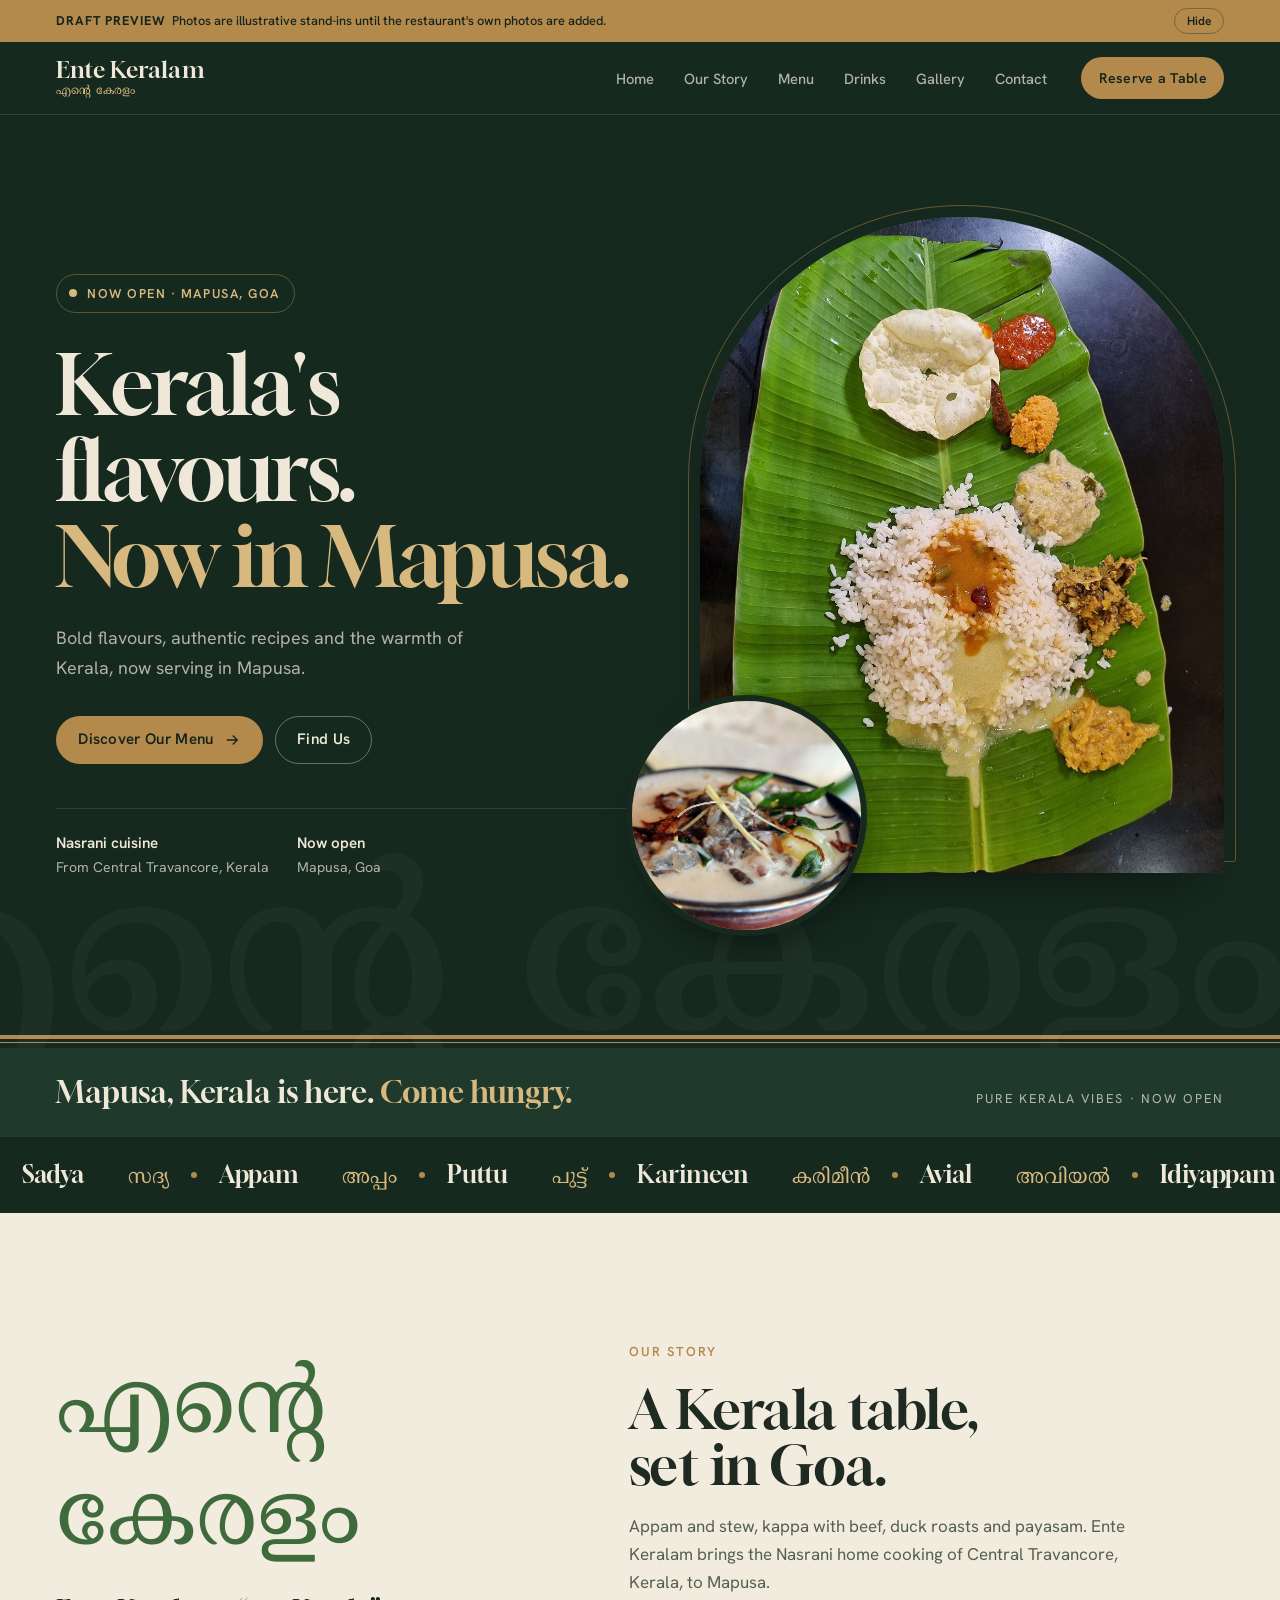
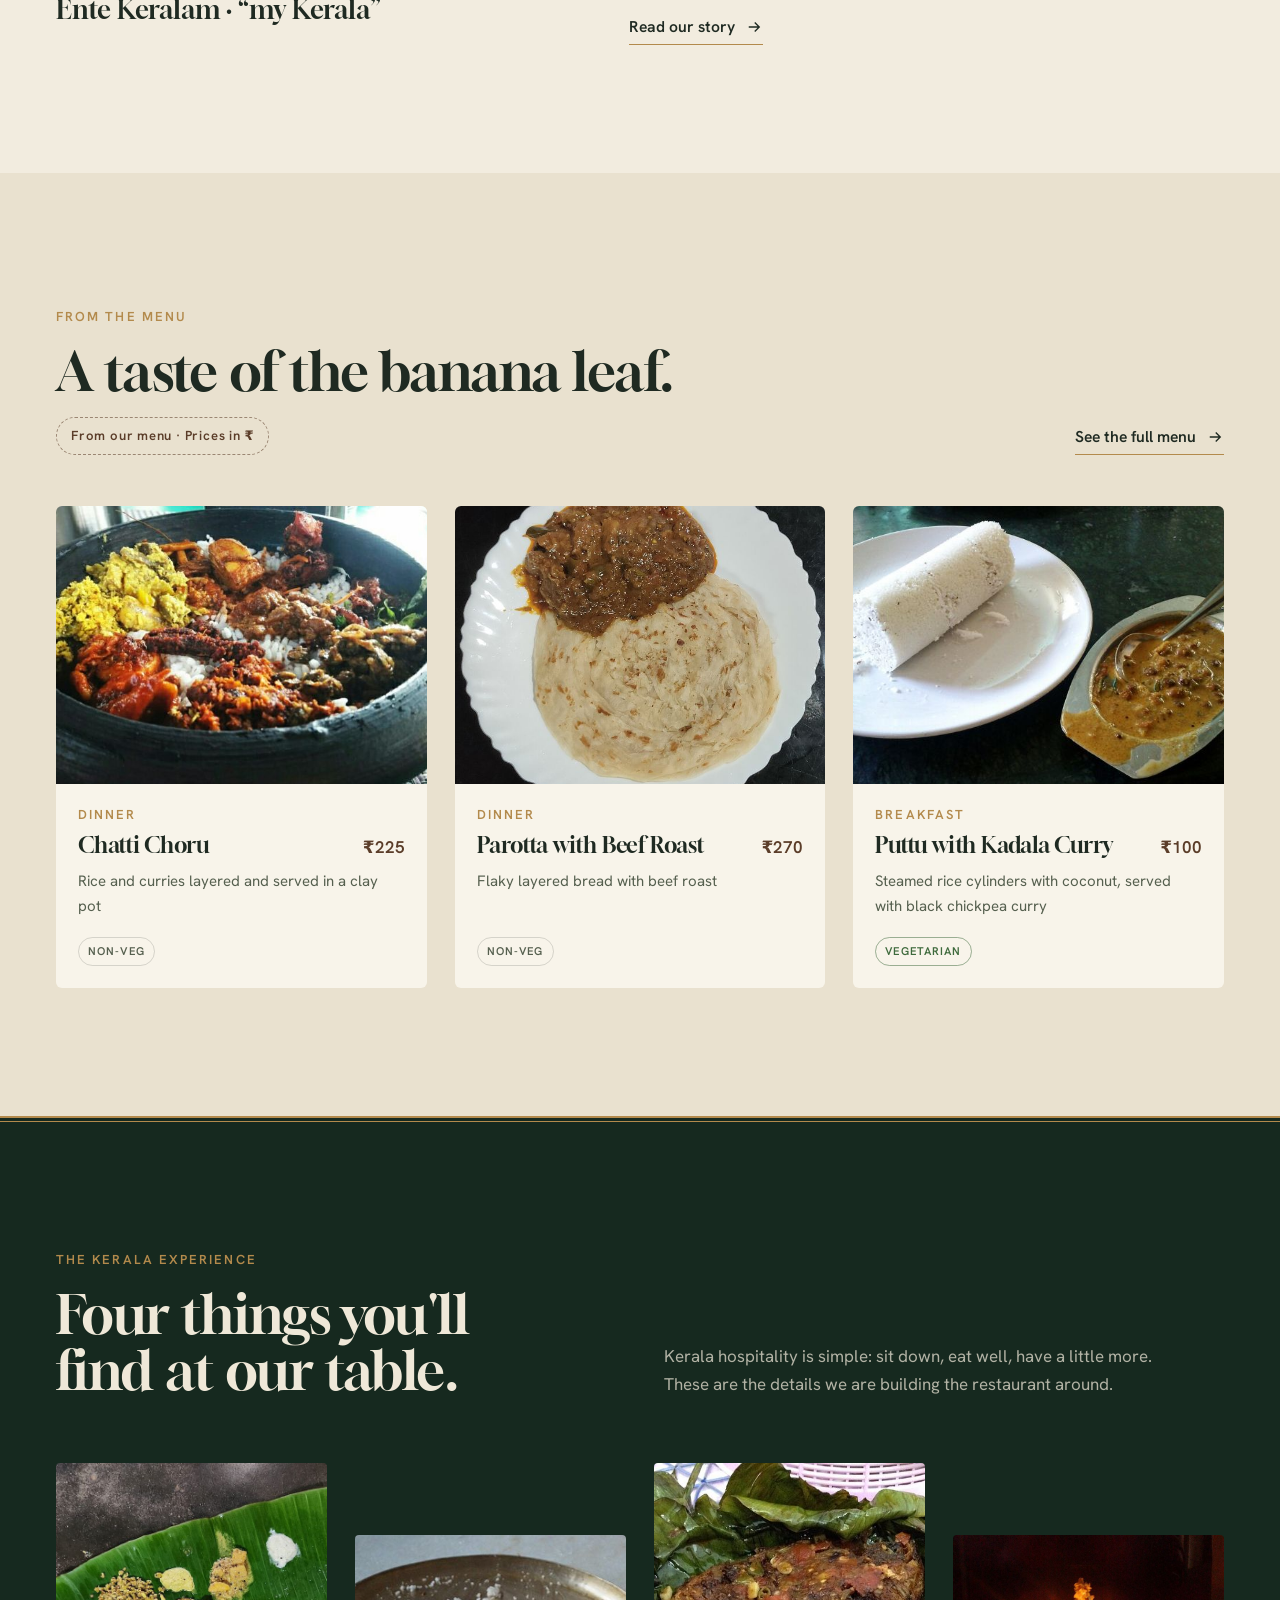
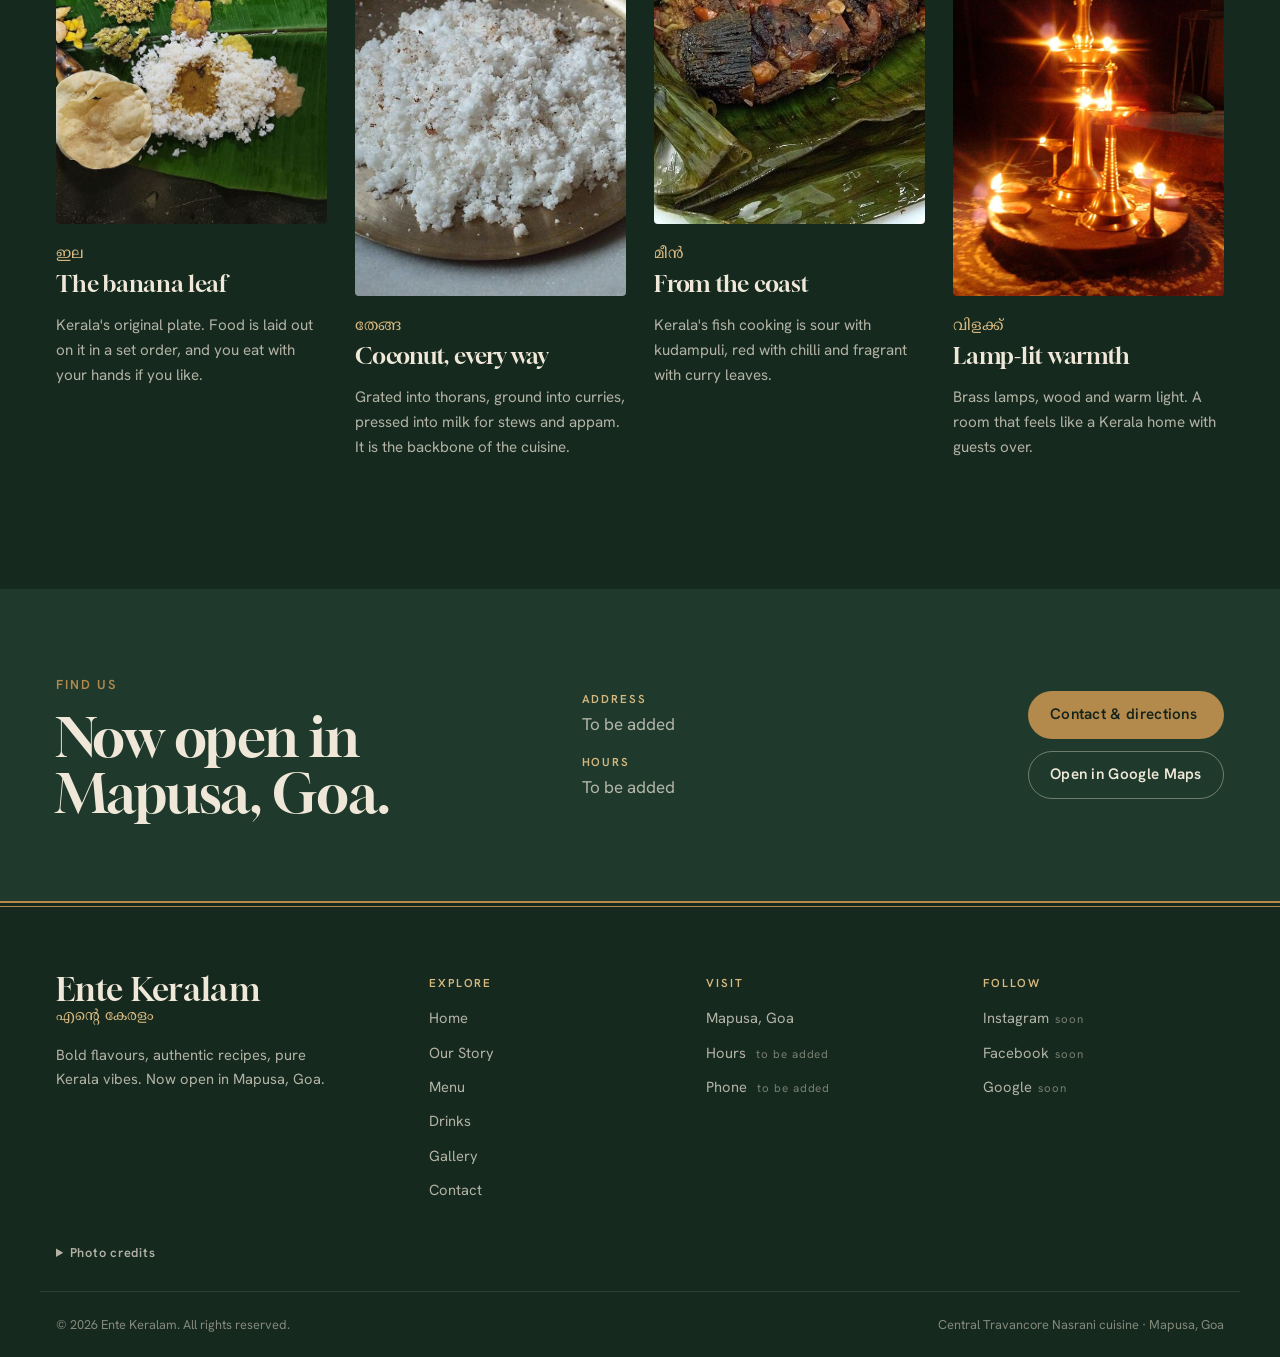
<file: index.html>
<!doctype html>
<html lang="en">
<head>
<meta charset="utf-8">
<meta name="viewport" content="width=device-width, initial-scale=1, viewport-fit=cover">
<title>Ente Keralam</title>
<meta name="description" content="Ente Keralam is a Central Travancore Nasrani restaurant, now open in Mapusa, Goa. Bold flavours, authentic recipes and the warmth of Kerala.">
<meta property="og:title" content="Ente Keralam">
<meta property="og:description" content="Ente Keralam is a Central Travancore Nasrani restaurant, now open in Mapusa, Goa. Bold flavours, authentic recipes and the warmth of Kerala.">
<meta property="og:type" content="website">
<meta name="theme-color" content="#16291f">
<script type="application/ld+json">
{"@context":"https://schema.org","@type":"Restaurant","name":"Ente Keralam","servesCuisine":"Kerala","address":{"@type":"PostalAddress","addressLocality":"Mapusa","addressRegion":"Goa","addressCountry":"IN"}}
</script>
<link rel="icon" href="data:image/svg+xml,%3Csvg xmlns='http://www.w3.org/2000/svg' viewBox='0 0 64 64'%3E%3Crect width='64' height='64' rx='14' fill='%2316291f'/%3E%3Cpath d='M32 12c5 7 8 12 8 17a8 8 0 0 1-16 0c0-5 3-10 8-17z' fill='%23d7b97f'/%3E%3Crect x='18' y='44' width='28' height='4' rx='2' fill='%23b38a4c'/%3E%3Crect x='24' y='50' width='16' height='3' rx='1.5' fill='%23b38a4c'/%3E%3C/svg%3E">
<link rel="preconnect" href="https://fonts.googleapis.com">
<link rel="preconnect" href="https://fonts.gstatic.com" crossorigin>
<link rel="stylesheet" href="https://fonts.googleapis.com/css2?family=Gloock&family=Hanken+Grotesk:ital,wght@0,400;0,500;0,600;1,400&family=Noto+Serif+Malayalam:wght@400;600&display=swap">

<link rel="stylesheet" href="assets/css/styles.css">
</head>
<body>
<a class="skip" href="#main">Skip to content</a>

<div class="draft-bar" id="draft-bar" hidden>
  <div class="wrap">
    <p><b>Draft preview</b>Photos are illustrative stand-ins until the restaurant's own photos are added.</p>
    <button type="button" id="draft-close">Hide</button>
  </div>
</div>

<header class="site-header">
  <nav class="wrap nav" aria-label="Main">
    <a class="brand" href="index.html" aria-label="Ente Keralam, home">
      <span class="brand-en">Ente Keralam</span>
      <span class="brand-ml" lang="ml">എന്റെ കേരളം</span>
    </a>
    <button class="menu-toggle" type="button" aria-expanded="false" aria-controls="nav-panel" aria-label="Open menu"><span></span></button>
    <div class="nav-panel" id="nav-panel">
      <ul class="nav-links">
        <li><a href="index.html" aria-current="page">Home</a></li>
        <li><a href="story.html">Our Story</a></li>
        <li><a href="menu.html">Menu</a></li>
        <li><a href="drinks.html">Drinks</a></li>
        <li><a href="gallery.html">Gallery</a></li>
        <li><a href="contact.html">Contact</a></li>
      </ul>
      <a class="btn btn-brass nav-cta js-reserve" href="contact.html">Reserve a Table</a>
    </div>
  </nav>
</header>

<main id="main">

<!-- ================= HERO ================= -->
<section class="hero" id="home" aria-labelledby="hero-title">
  <div class="wrap hero-grid">
    <div class="hero-copy">
      <span class="status"><i class="flame" aria-hidden="true"></i>Now open · Mapusa, Goa</span>
      <h1 id="hero-title">Kerala's flavours. <em>Now in Mapusa.</em></h1>
      <p class="hero-lede">Bold flavours, authentic recipes and the warmth of Kerala, now serving in Mapusa.</p>
      <div class="hero-ctas">
        <a class="btn btn-brass" href="menu.html">Discover Our Menu
          <svg viewBox="0 0 24 24" fill="none" stroke="currentColor" stroke-width="1.8" aria-hidden="true"><path d="M5 12h14M13 6l6 6-6 6"/></svg></a>
        <a class="btn btn-ghost" href="contact.html">Find Us</a>
      </div>
      <div class="hero-note">
        <div><strong>Nasrani cuisine</strong>From Central Travancore, Kerala</div>
        <div><strong>Now open</strong>Mapusa, Goa</div>
      </div>
    </div>
    <div class="hero-art" aria-hidden="false">
      <span class="arch-line" aria-hidden="true"></span>
      <figure class="photo main t-leaf" data-photo="hero" style="--lx:40%;--ly:30%;margin:0"></figure>
      <figure class="photo inset t-curry" data-photo="heroInset" style="margin:0"></figure>
    </div>
  </div>
  <div class="hero-ml" aria-hidden="true" lang="ml">എന്റെ കേരളം</div>
  <div class="kasavu" aria-hidden="true"></div>
</section>

<!-- Welcome line -->
<div class="band" role="note">
  <div class="wrap">
    <p>Mapusa, Kerala is here. <span>Come hungry.</span></p>
    <small>Pure Kerala vibes · Now open</small>
  </div>
</div>
<div class="marquee" aria-label="Kerala dishes">
  <div class="marquee-track">
    <div class="marquee-group"><span>Sadya</span><span class="ml" lang="ml">സദ്യ</span><i></i><span>Appam</span><span class="ml" lang="ml">അപ്പം</span><i></i><span>Puttu</span><span class="ml" lang="ml">പുട്ട്</span><i></i><span>Karimeen</span><span class="ml" lang="ml">കരിമീൻ</span><i></i><span>Avial</span><span class="ml" lang="ml">അവിയൽ</span><i></i><span>Idiyappam</span><span class="ml" lang="ml">ഇടിയപ്പം</span><i></i><span>Erissery</span><span class="ml" lang="ml">എരിശ്ശേരി</span><i></i><span>Payasam</span><span class="ml" lang="ml">പായസം</span><i></i><span>Unniyappam</span><span class="ml" lang="ml">ഉണ്ണിയപ്പം</span><i></i></div>
    <div class="marquee-group" aria-hidden="true"><span>Sadya</span><span class="ml" lang="ml">സദ്യ</span><i></i><span>Appam</span><span class="ml" lang="ml">അപ്പം</span><i></i><span>Puttu</span><span class="ml" lang="ml">പുട്ട്</span><i></i><span>Karimeen</span><span class="ml" lang="ml">കരിമീൻ</span><i></i><span>Avial</span><span class="ml" lang="ml">അവിയൽ</span><i></i><span>Idiyappam</span><span class="ml" lang="ml">ഇടിയപ്പം</span><i></i><span>Erissery</span><span class="ml" lang="ml">എരിശ്ശേരി</span><i></i><span>Payasam</span><span class="ml" lang="ml">പായസം</span><i></i><span>Unniyappam</span><span class="ml" lang="ml">ഉണ്ണിയപ്പം</span><i></i></div>
  </div>
</div>

<!-- ================= INTRO ================= -->
<section class="section" aria-labelledby="intro-title">
  <div class="wrap intro-grid">
    <div class="intro-name reveal">
      <span class="ml" lang="ml">എന്റെ കേരളം</span>
      <span class="gloss">Ente Keralam · “my Kerala”</span>
    </div>
    <div class="intro-copy reveal">
      <span class="eyebrow">Our Story</span>
      <h2 id="intro-title">A Kerala table, set in Goa.</h2>
      <p>Appam and stew, kappa with beef, duck roasts and payasam. Ente Keralam brings the Nasrani home cooking of Central Travancore, Kerala, to Mapusa.</p>
      <a class="text-link" href="story.html">Read our story <svg viewBox="0 0 24 24" fill="none" stroke="currentColor" stroke-width="1.8" aria-hidden="true"><path d="M5 12h14M13 6l6 6-6 6"/></svg></a>
    </div>
  </div>
</section>

<!-- ================= MENU PREVIEW ================= -->
<section class="section menu" aria-labelledby="preview-title">
  <div class="wrap">
    <div class="preview-head reveal">
      <div>
        <span class="eyebrow">From the menu</span>
        <h2 id="preview-title">A taste of the banana leaf.</h2>
        <span class="notice">From our menu · Prices in ₹</span>
      </div>
      <a class="text-link" href="menu.html">See the full menu <svg viewBox="0 0 24 24" fill="none" stroke="currentColor" stroke-width="1.8" aria-hidden="true"><path d="M5 12h14M13 6l6 6-6 6"/></svg></a>
    </div>
    <div class="dish-grid" id="menu-preview"></div>
  </div>
</section>

<!-- ================= EXPERIENCE ================= -->
<section class="section exp" id="experience" aria-labelledby="exp-title">
  <div class="kasavu thin" aria-hidden="true" style="position:absolute;top:0;left:0;right:0"></div>
  <div class="wrap">
    <div class="section-head reveal">
      <div>
        <span class="eyebrow">The Kerala Experience</span>
        <h2 id="exp-title">Four things you'll find at our table.</h2>
      </div>
      <p>Kerala hospitality is simple: sit down, eat well, have a little more. These are the details we are building the restaurant around.</p>
    </div>
    <div class="exp-grid">
      <article class="exp-item reveal">
        <figure class="photo t-leaf" data-photo="expLeaf" style="margin:0"></figure>
        <div><span class="ml" lang="ml">ഇല</span><h3>The banana leaf</h3></div>
        <p>Kerala's original plate. Food is laid out on it in a set order, and you eat with your hands if you like.</p>
      </article>
      <article class="exp-item reveal">
        <figure class="photo t-rice" data-photo="expCoconut" style="margin:0"></figure>
        <div><span class="ml" lang="ml">തേങ്ങ</span><h3>Coconut, every way</h3></div>
        <p>Grated into thorans, ground into curries, pressed into milk for stews and appam. It is the backbone of the cuisine.</p>
      </article>
      <article class="exp-item reveal">
        <figure class="photo t-sea" data-photo="expCoast" style="margin:0"></figure>
        <div><span class="ml" lang="ml">മീൻ</span><h3>From the coast</h3></div>
        <p>Kerala's fish cooking is sour with kudampuli, red with chilli and fragrant with curry leaves.</p>
      </article>
      <article class="exp-item reveal">
        <figure class="photo t-brass" data-photo="expLamp" style="margin:0"></figure>
        <div><span class="ml" lang="ml">വിളക്ക്</span><h3>Lamp-lit warmth</h3></div>
        <p>Brass lamps, wood and warm light. A room that feels like a Kerala home with guests over.</p>
      </article>
    </div>
  </div>
</section>

<!-- ================= VISIT ================= -->
<section class="visit" aria-labelledby="visit-title">
  <div class="wrap">
    <div>
      <span class="eyebrow">Find Us</span>
      <h2 id="visit-title">Now open in Mapusa, Goa.</h2>
    </div>
    <dl>
      <div><dt>Address</dt><dd data-site="address"></dd></div>
      <div><dt>Hours</dt><dd data-site="hours"></dd></div>
    </dl>
    <div class="visit-ctas">
      <a class="btn btn-brass" href="contact.html">Contact &amp; directions</a>
      <a class="btn btn-ghost js-maps" href="contact.html" target="_blank" rel="noopener">Open in Google Maps</a>
    </div>
  </div>
</section>

</main>

<nav class="action-bar" aria-label="Quick actions">
  <a href="menu.html"><svg viewBox="0 0 24 24" fill="none" stroke="currentColor" stroke-width="1.7" aria-hidden="true"><path d="M5 4h14v16H5zM9 8h6M9 12h6M9 16h4"/></svg>Menu</a>
  <a id="ab-maps" href="contact.html" target="_blank" rel="noopener"><svg viewBox="0 0 24 24" fill="none" stroke="currentColor" stroke-width="1.7" aria-hidden="true"><path d="M12 21s7-6.2 7-12a7 7 0 0 0-14 0c0 5.8 7 12 7 12z"/><circle cx="12" cy="9" r="2.5"/></svg>Directions</a>
  <a id="ab-reserve" class="primary" href="contact.html"><svg viewBox="0 0 24 24" fill="none" stroke="currentColor" stroke-width="1.7" aria-hidden="true"><path d="M7 3v3M17 3v3M4 8h16M5 5h14v15H5z"/></svg>Reserve</a>
</nav>

<!-- ================= FOOTER ================= -->
<footer class="footer">
  <div class="kasavu thin" aria-hidden="true"></div>
  <div class="wrap footer-grid">
    <div class="footer-brand">
      <span class="brand"><span class="brand-en">Ente Keralam</span><span class="brand-ml" lang="ml">എന്റെ കേരളം</span></span>
      <p class="tagline">Bold flavours, authentic recipes, pure Kerala vibes. Now open in Mapusa, Goa.</p>
    </div>
    <div>
      <h4>Explore</h4>
      <ul>
        <li><a href="index.html">Home</a></li>
        <li><a href="story.html">Our Story</a></li>
        <li><a href="menu.html">Menu</a></li>
        <li><a href="drinks.html">Drinks</a></li>
        <li><a href="gallery.html">Gallery</a></li>
        <li><a href="contact.html">Contact</a></li>
      </ul>
    </div>
    <div>
      <h4>Visit</h4>
      <ul>
        <li>Mapusa, Goa</li>
        <li data-site="hoursShort"></li>
        <li data-site="phoneShort"></li>
      </ul>
    </div>
    <div>
      <h4>Follow</h4>
      <ul id="social-list"></ul>
    </div>
  </div>
  <div class="wrap">
    <details class="credits">
      <summary>Photo credits</summary>
      <p>Photographs from Wikimedia Commons, used under the licences shown. They illustrate Kerala cuisine and are not photographs of Ente Keralam's own food or premises.</p>
      <ul id="credits-list"></ul>
    </details>
  </div>
  <div class="wrap footer-base">
    <span>© <span id="year"></span> Ente Keralam. All rights reserved.</span>
    <span>Central Travancore Nasrani cuisine · Mapusa, Goa</span>
  </div>
</footer>

<script src="assets/js/content.js"></script>
<script src="assets/js/main.js"></script>
</body>
</html>
</file>
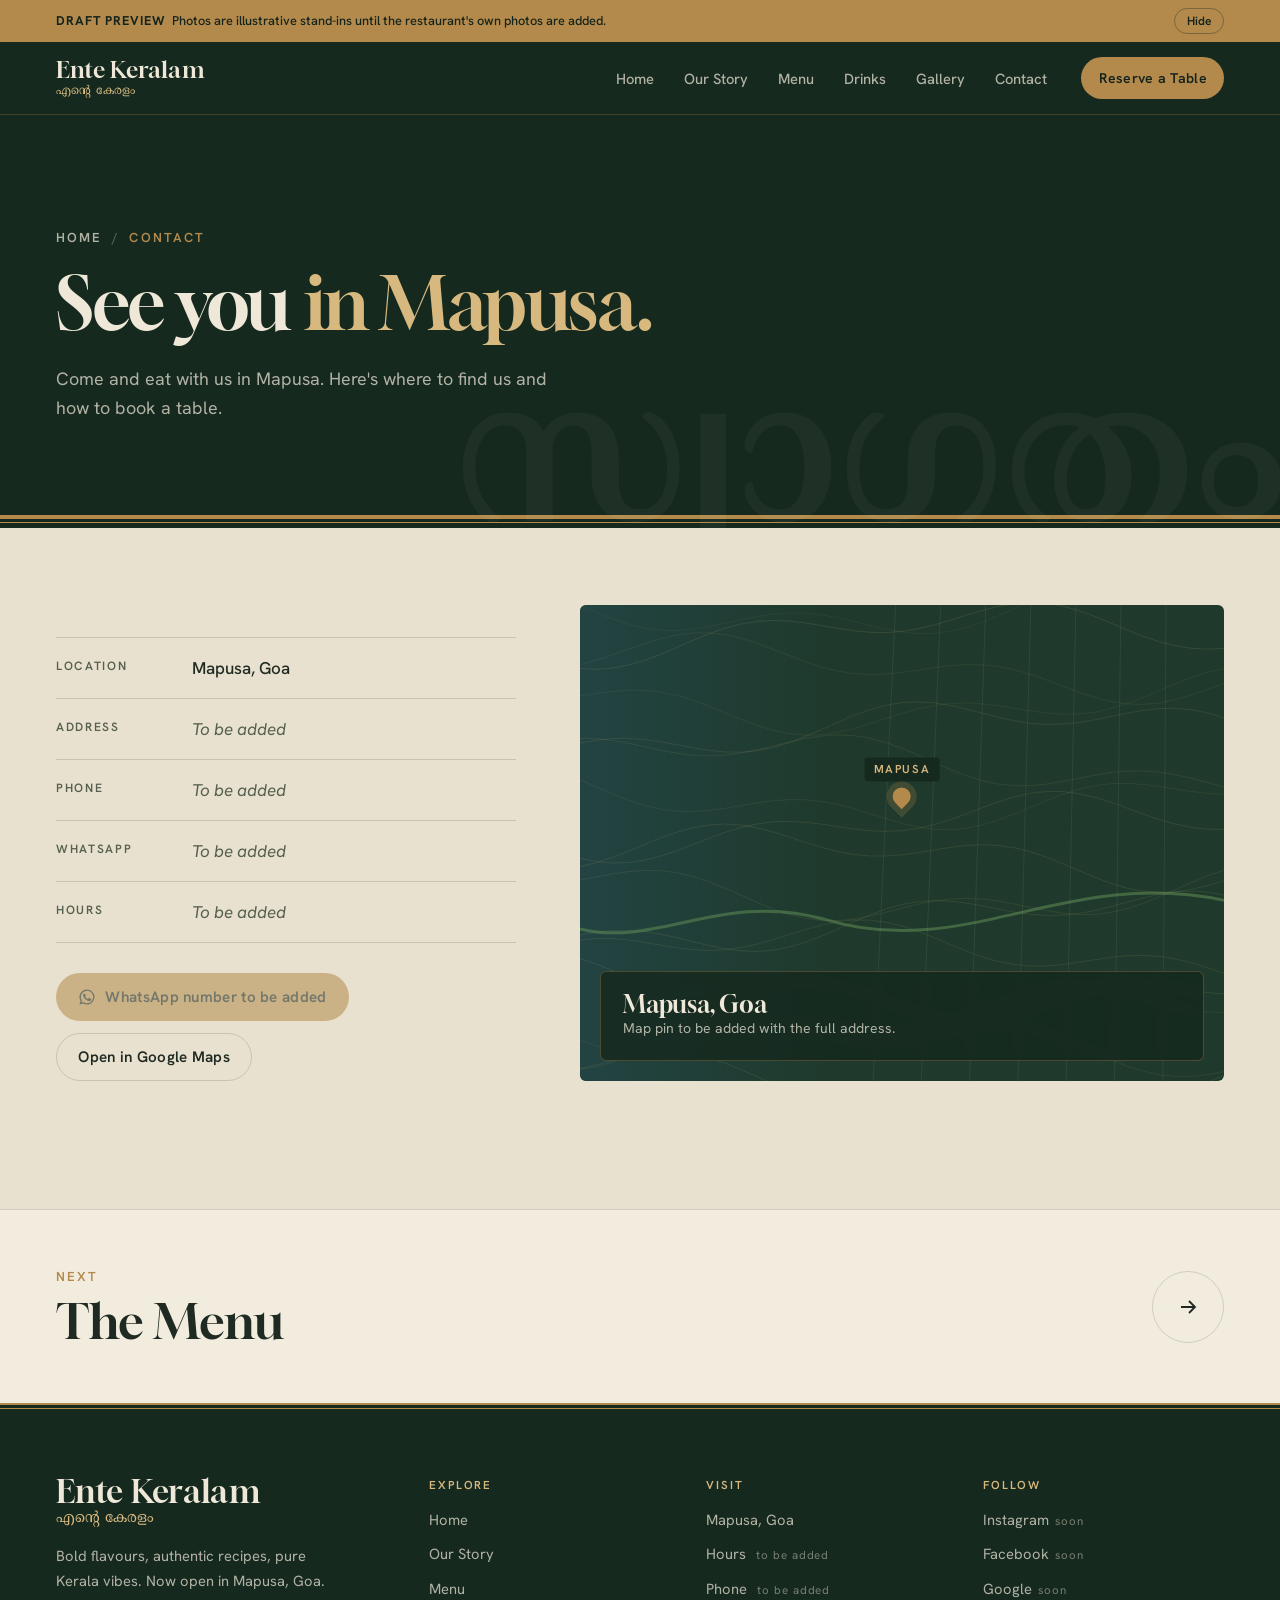
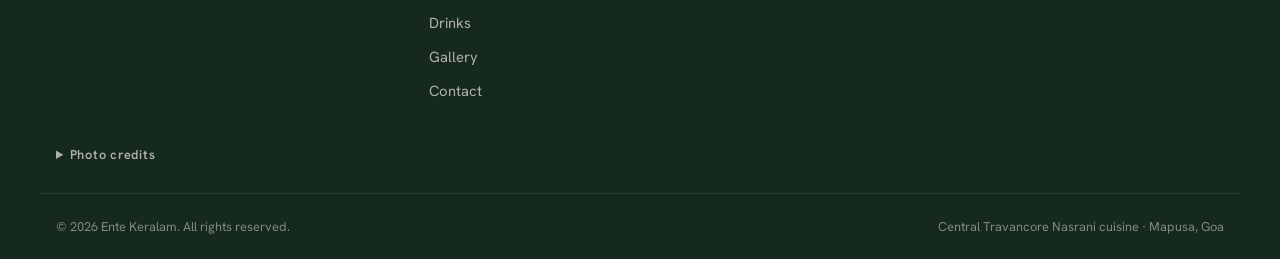
<file: contact.html>
<!doctype html>
<html lang="en">
<head>
<meta charset="utf-8">
<meta name="viewport" content="width=device-width, initial-scale=1, viewport-fit=cover">
<title>Contact · Ente Keralam</title>
<meta name="description" content="Find Ente Keralam in Mapusa, Goa: location, opening hours and reservations.">
<meta property="og:title" content="Contact · Ente Keralam">
<meta property="og:description" content="Find Ente Keralam in Mapusa, Goa: location, opening hours and reservations.">
<meta property="og:type" content="website">
<meta name="theme-color" content="#16291f">
<link rel="icon" href="data:image/svg+xml,%3Csvg xmlns='http://www.w3.org/2000/svg' viewBox='0 0 64 64'%3E%3Crect width='64' height='64' rx='14' fill='%2316291f'/%3E%3Cpath d='M32 12c5 7 8 12 8 17a8 8 0 0 1-16 0c0-5 3-10 8-17z' fill='%23d7b97f'/%3E%3Crect x='18' y='44' width='28' height='4' rx='2' fill='%23b38a4c'/%3E%3Crect x='24' y='50' width='16' height='3' rx='1.5' fill='%23b38a4c'/%3E%3C/svg%3E">
<link rel="preconnect" href="https://fonts.googleapis.com">
<link rel="preconnect" href="https://fonts.gstatic.com" crossorigin>
<link rel="stylesheet" href="https://fonts.googleapis.com/css2?family=Gloock&family=Hanken+Grotesk:ital,wght@0,400;0,500;0,600;1,400&family=Noto+Serif+Malayalam:wght@400;600&display=swap">

<link rel="stylesheet" href="assets/css/styles.css">
</head>
<body>
<a class="skip" href="#main">Skip to content</a>

<div class="draft-bar" id="draft-bar" hidden>
  <div class="wrap">
    <p><b>Draft preview</b>Photos are illustrative stand-ins until the restaurant's own photos are added.</p>
    <button type="button" id="draft-close">Hide</button>
  </div>
</div>

<header class="site-header">
  <nav class="wrap nav" aria-label="Main">
    <a class="brand" href="index.html" aria-label="Ente Keralam, home">
      <span class="brand-en">Ente Keralam</span>
      <span class="brand-ml" lang="ml">എന്റെ കേരളം</span>
    </a>
    <button class="menu-toggle" type="button" aria-expanded="false" aria-controls="nav-panel" aria-label="Open menu"><span></span></button>
    <div class="nav-panel" id="nav-panel">
      <ul class="nav-links">
        <li><a href="index.html">Home</a></li>
        <li><a href="story.html">Our Story</a></li>
        <li><a href="menu.html">Menu</a></li>
        <li><a href="drinks.html">Drinks</a></li>
        <li><a href="gallery.html">Gallery</a></li>
        <li><a href="contact.html" aria-current="page">Contact</a></li>
      </ul>
      <a class="btn btn-brass nav-cta js-reserve" href="contact.html">Reserve a Table</a>
    </div>
  </nav>
</header>

<main id="main">

<section class="page-hero" aria-labelledby="page-title">
  <div class="wrap">
    <nav class="crumbs" aria-label="Breadcrumb"><a href="index.html">Home</a><span aria-hidden="true">/</span><span>Contact</span></nav>
    <h1 id="page-title">See you <em>in Mapusa.</em></h1>
    <p class="lede">Come and eat with us in Mapusa. Here's where to find us and how to book a table.</p>
  </div>
  <div class="ml-mark" aria-hidden="true" lang="ml">സ്വാഗതം</div>
  <div class="kasavu" aria-hidden="true"></div>
</section>

<!-- ================= CONTACT ================= -->
<section class="section menu tight-top" id="contact" aria-labelledby="contact-title">
  <div class="wrap contact-grid">
    <div class="contact-copy reveal">
      <h2 id="contact-title" class="sr-only">Contact details</h2>
      <ul class="facts">
        <li><span class="k">Location</span><span class="v">Mapusa, Goa</span></li>
        <li><span class="k">Address</span><span class="v" data-site="address"></span></li>
        <li><span class="k">Phone</span><span class="v" data-site="phone"></span></li>
        <li><span class="k">WhatsApp</span><span class="v" data-site="whatsappDisplay"></span></li>
        <li><span class="k">Hours</span><span class="v" data-site="hours"></span></li>
      </ul>
      <div class="contact-actions">
        <a class="btn btn-brass" id="wa-btn" href="#contact">
          <svg viewBox="0 0 24 24" fill="currentColor" aria-hidden="true"><path d="M12 2a10 10 0 0 0-8.6 15.1L2 22l5-1.3A10 10 0 1 0 12 2Zm0 18.2a8.2 8.2 0 0 1-4.2-1.2l-.3-.2-3 .8.8-2.9-.2-.3A8.2 8.2 0 1 1 12 20.2Zm4.5-6.1c-.2-.1-1.5-.7-1.7-.8s-.4-.1-.6.1-.7.8-.8 1-.3.2-.5.1a6.7 6.7 0 0 1-3.3-2.9c-.3-.4.3-.4.7-1.4.1-.2 0-.3 0-.4l-.8-1.8c-.2-.5-.4-.4-.6-.4h-.5a1 1 0 0 0-.7.3 3 3 0 0 0-.9 2.2 5.2 5.2 0 0 0 1.1 2.7 11.8 11.8 0 0 0 4.5 4c1.7.7 2.4.8 3.2.6a2.8 2.8 0 0 0 1.8-1.3 2.3 2.3 0 0 0 .2-1.3c-.1-.1-.3-.2-.6-.3Z"/></svg>
          <span id="wa-label">WhatsApp</span></a>
        <a class="btn btn-ink" id="maps-btn" href="#" target="_blank" rel="noopener">Open in Google Maps</a>
      </div>
    </div>

    <div class="map reveal" aria-label="Map placeholder for Mapusa, Goa">
      <canvas id="map-canvas" aria-hidden="true"></canvas>
      <div class="pin" aria-hidden="true"><span>Mapusa</span><i></i></div>
      <div class="map-card">
        <div>
          <h3>Mapusa, Goa</h3>
          <p>Map pin to be added with the full address.</p>
        </div>
      </div>
    </div>
  </div>
</section>

<nav class="next-page" aria-label="Next page">
  <div class="wrap"><a href="menu.html"><span><small>Next</small><strong>The Menu</strong></span><span class="arrow"><svg viewBox="0 0 24 24" fill="none" stroke="currentColor" stroke-width="1.8" aria-hidden="true"><path d="M5 12h14M13 6l6 6-6 6"/></svg></span></a></div>
</nav>

</main>

<nav class="action-bar" aria-label="Quick actions">
  <a href="menu.html"><svg viewBox="0 0 24 24" fill="none" stroke="currentColor" stroke-width="1.7" aria-hidden="true"><path d="M5 4h14v16H5zM9 8h6M9 12h6M9 16h4"/></svg>Menu</a>
  <a id="ab-maps" href="contact.html" target="_blank" rel="noopener"><svg viewBox="0 0 24 24" fill="none" stroke="currentColor" stroke-width="1.7" aria-hidden="true"><path d="M12 21s7-6.2 7-12a7 7 0 0 0-14 0c0 5.8 7 12 7 12z"/><circle cx="12" cy="9" r="2.5"/></svg>Directions</a>
  <a id="ab-reserve" class="primary" href="contact.html"><svg viewBox="0 0 24 24" fill="none" stroke="currentColor" stroke-width="1.7" aria-hidden="true"><path d="M7 3v3M17 3v3M4 8h16M5 5h14v15H5z"/></svg>Reserve</a>
</nav>

<!-- ================= FOOTER ================= -->
<footer class="footer">
  <div class="kasavu thin" aria-hidden="true"></div>
  <div class="wrap footer-grid">
    <div class="footer-brand">
      <span class="brand"><span class="brand-en">Ente Keralam</span><span class="brand-ml" lang="ml">എന്റെ കേരളം</span></span>
      <p class="tagline">Bold flavours, authentic recipes, pure Kerala vibes. Now open in Mapusa, Goa.</p>
    </div>
    <div>
      <h4>Explore</h4>
      <ul>
        <li><a href="index.html">Home</a></li>
        <li><a href="story.html">Our Story</a></li>
        <li><a href="menu.html">Menu</a></li>
        <li><a href="drinks.html">Drinks</a></li>
        <li><a href="gallery.html">Gallery</a></li>
        <li><a href="contact.html">Contact</a></li>
      </ul>
    </div>
    <div>
      <h4>Visit</h4>
      <ul>
        <li>Mapusa, Goa</li>
        <li data-site="hoursShort"></li>
        <li data-site="phoneShort"></li>
      </ul>
    </div>
    <div>
      <h4>Follow</h4>
      <ul id="social-list"></ul>
    </div>
  </div>
  <div class="wrap">
    <details class="credits">
      <summary>Photo credits</summary>
      <p>Photographs from Wikimedia Commons, used under the licences shown. They illustrate Kerala cuisine and are not photographs of Ente Keralam's own food or premises.</p>
      <ul id="credits-list"></ul>
    </details>
  </div>
  <div class="wrap footer-base">
    <span>© <span id="year"></span> Ente Keralam. All rights reserved.</span>
    <span>Central Travancore Nasrani cuisine · Mapusa, Goa</span>
  </div>
</footer>

<script src="assets/js/content.js"></script>
<script src="assets/js/main.js"></script>
</body>
</html>
</file>
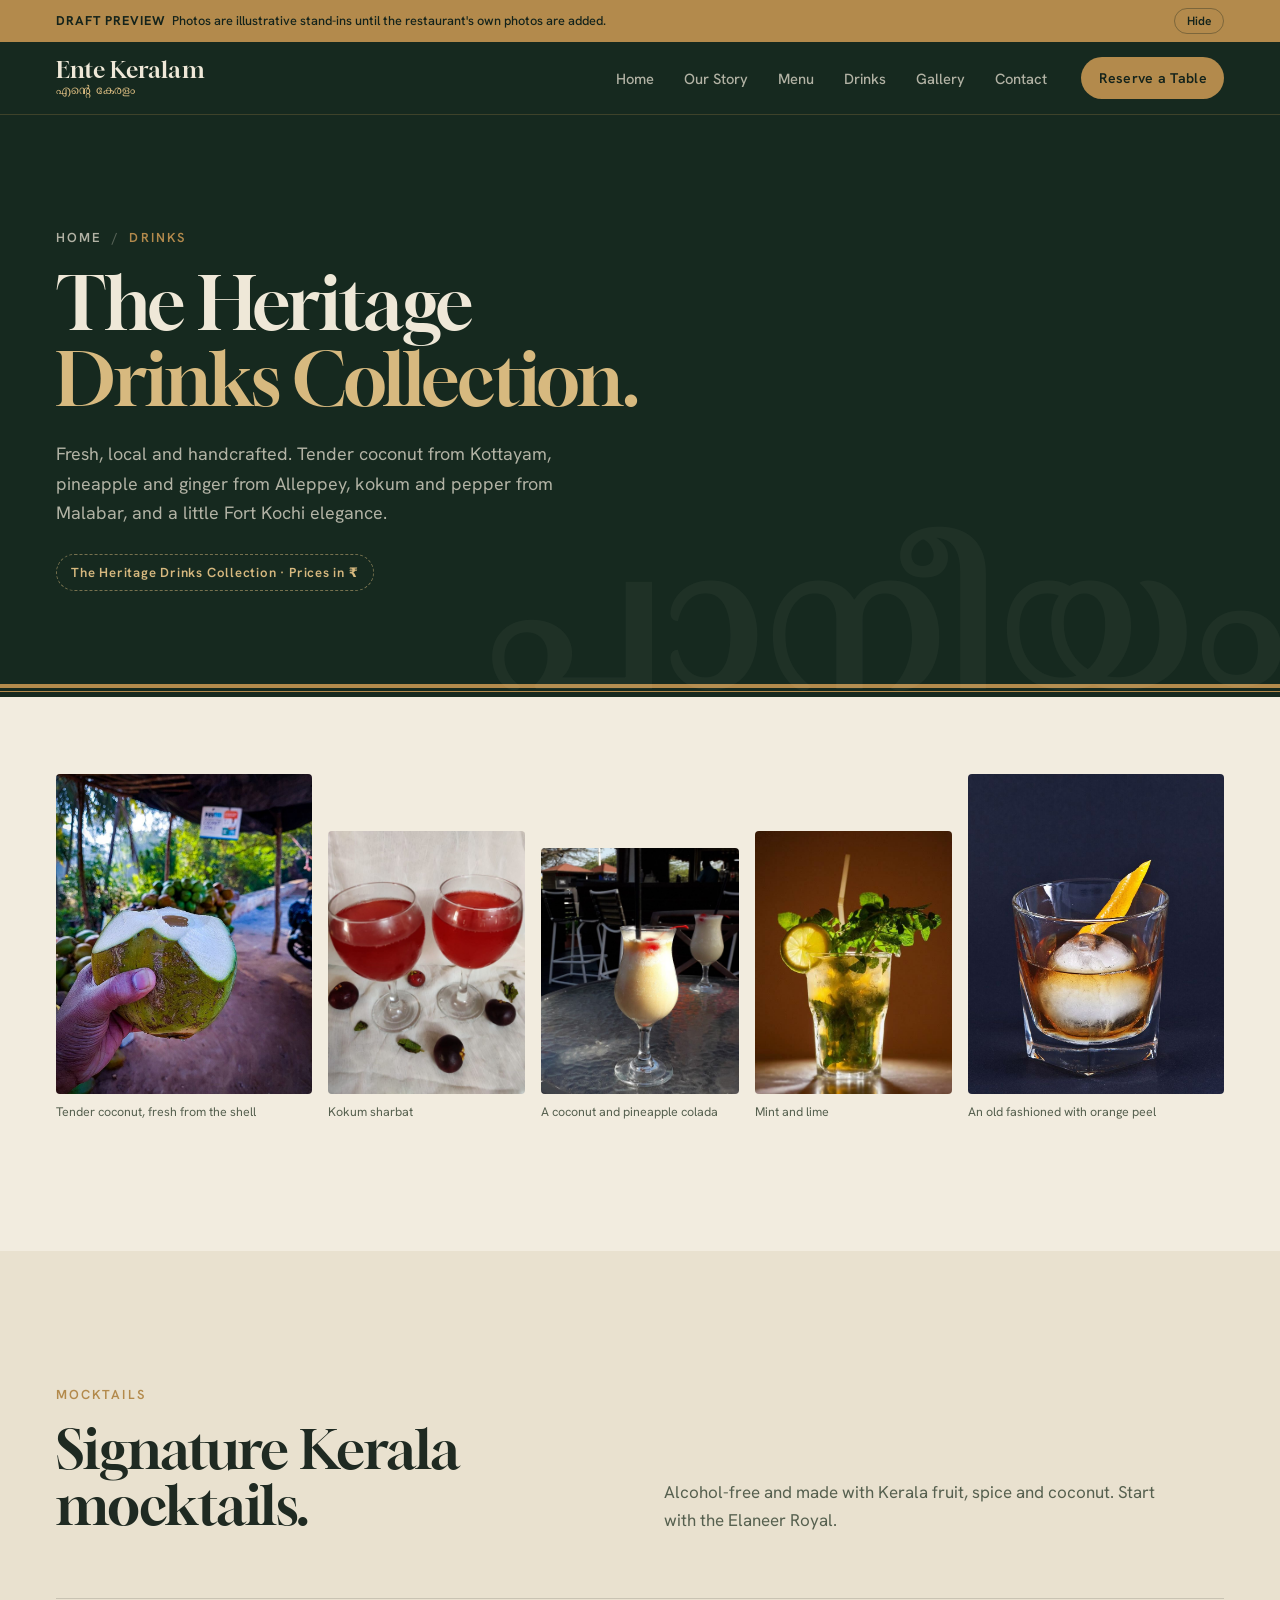
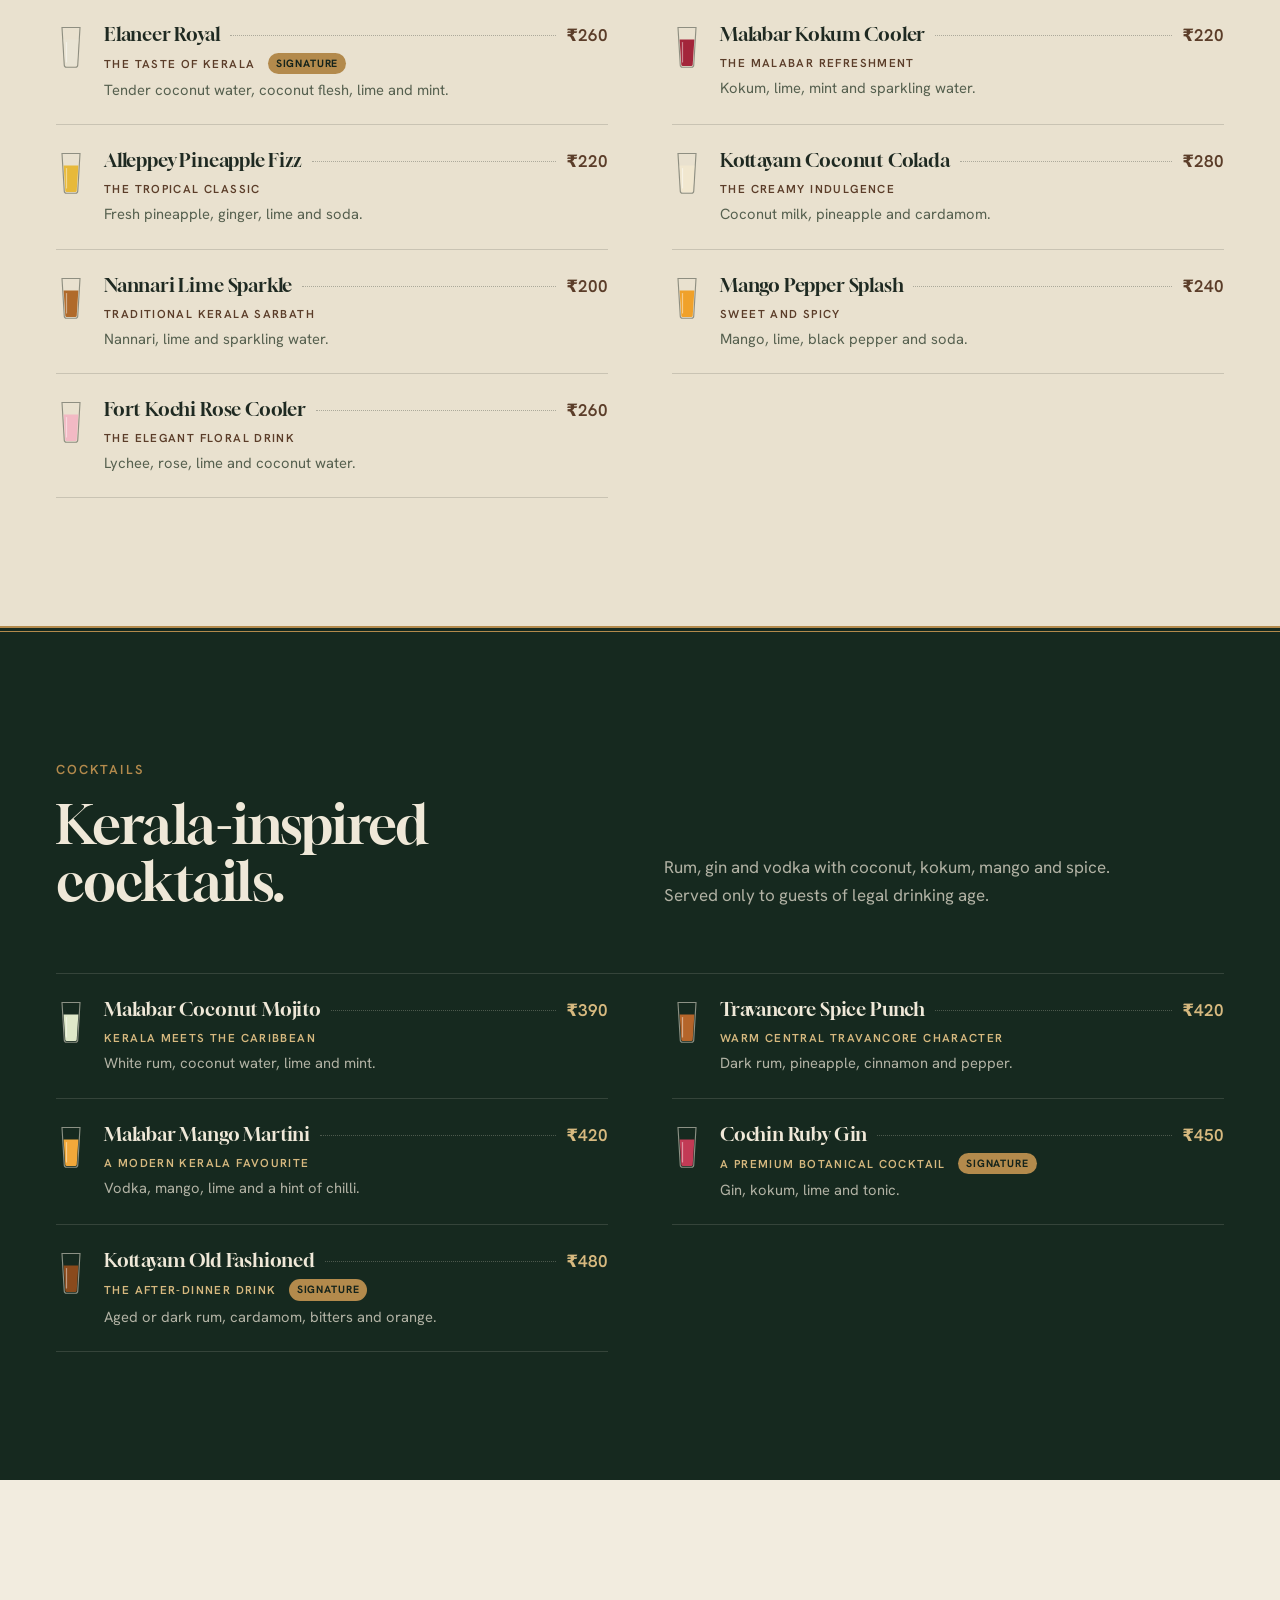
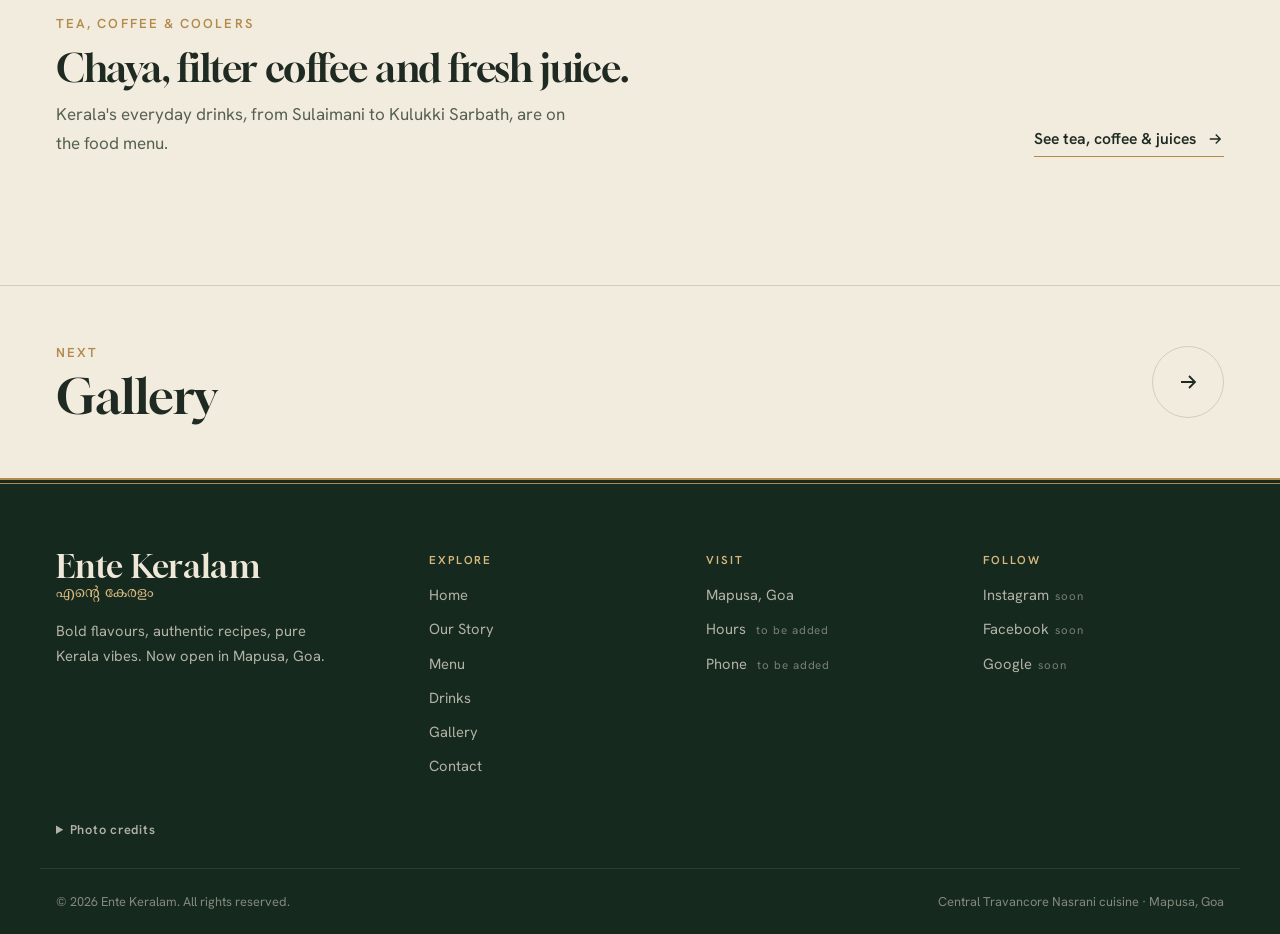
<file: drinks.html>
<!doctype html>
<html lang="en">
<head>
<meta charset="utf-8">
<meta name="viewport" content="width=device-width, initial-scale=1, viewport-fit=cover">
<title>Drinks · Ente Keralam</title>
<meta name="description" content="The Heritage Drinks Collection at Ente Keralam, Mapusa: Kerala mocktails and cocktails with tender coconut, kokum, pineapple, mango and spice.">
<meta property="og:title" content="Drinks · Ente Keralam">
<meta property="og:description" content="The Heritage Drinks Collection at Ente Keralam, Mapusa: Kerala mocktails and cocktails with tender coconut, kokum, pineapple, mango and spice.">
<meta property="og:type" content="website">
<meta name="theme-color" content="#16291f">
<link rel="icon" href="data:image/svg+xml,%3Csvg xmlns='http://www.w3.org/2000/svg' viewBox='0 0 64 64'%3E%3Crect width='64' height='64' rx='14' fill='%2316291f'/%3E%3Cpath d='M32 12c5 7 8 12 8 17a8 8 0 0 1-16 0c0-5 3-10 8-17z' fill='%23d7b97f'/%3E%3Crect x='18' y='44' width='28' height='4' rx='2' fill='%23b38a4c'/%3E%3Crect x='24' y='50' width='16' height='3' rx='1.5' fill='%23b38a4c'/%3E%3C/svg%3E">
<link rel="preconnect" href="https://fonts.googleapis.com">
<link rel="preconnect" href="https://fonts.gstatic.com" crossorigin>
<link rel="stylesheet" href="https://fonts.googleapis.com/css2?family=Gloock&family=Hanken+Grotesk:ital,wght@0,400;0,500;0,600;1,400&family=Noto+Serif+Malayalam:wght@400;600&display=swap">

<link rel="stylesheet" href="assets/css/styles.css">
</head>
<body>
<a class="skip" href="#main">Skip to content</a>

<div class="draft-bar" id="draft-bar" hidden>
  <div class="wrap">
    <p><b>Draft preview</b>Photos are illustrative stand-ins until the restaurant's own photos are added.</p>
    <button type="button" id="draft-close">Hide</button>
  </div>
</div>

<header class="site-header">
  <nav class="wrap nav" aria-label="Main">
    <a class="brand" href="index.html" aria-label="Ente Keralam, home">
      <span class="brand-en">Ente Keralam</span>
      <span class="brand-ml" lang="ml">എന്റെ കേരളം</span>
    </a>
    <button class="menu-toggle" type="button" aria-expanded="false" aria-controls="nav-panel" aria-label="Open menu"><span></span></button>
    <div class="nav-panel" id="nav-panel">
      <ul class="nav-links">
        <li><a href="index.html">Home</a></li>
        <li><a href="story.html">Our Story</a></li>
        <li><a href="menu.html">Menu</a></li>
        <li><a href="drinks.html" aria-current="page">Drinks</a></li>
        <li><a href="gallery.html">Gallery</a></li>
        <li><a href="contact.html">Contact</a></li>
      </ul>
      <a class="btn btn-brass nav-cta js-reserve" href="contact.html">Reserve a Table</a>
    </div>
  </nav>
</header>

<main id="main">

<section class="page-hero" aria-labelledby="page-title">
  <div class="wrap">
    <nav class="crumbs" aria-label="Breadcrumb"><a href="index.html">Home</a><span aria-hidden="true">/</span><span>Drinks</span></nav>
    <h1 id="page-title">The Heritage <em>Drinks Collection.</em></h1>
    <p class="lede">Fresh, local and handcrafted. Tender coconut from Kottayam, pineapple and ginger from Alleppey, kokum and pepper from Malabar, and a little Fort Kochi elegance.</p>
    <span class="notice">The Heritage Drinks Collection · Prices in ₹</span>
  </div>
  <div class="ml-mark" aria-hidden="true" lang="ml">പാനീയം</div>
  <div class="kasavu" aria-hidden="true"></div>
</section>

<section class="section tight-top" aria-label="Drinks photographs">
  <div class="wrap">
    <div class="drink-photos reveal">
      <figure class="dp"><img src="images/d-coconut.jpg" alt="Tender coconut, fresh from the shell" loading="lazy" decoding="async"><figcaption>Tender coconut, fresh from the shell</figcaption></figure>
      <figure class="dp"><img src="images/d-kokum.jpg" alt="Kokum sharbat" loading="lazy" decoding="async"><figcaption>Kokum sharbat</figcaption></figure>
      <figure class="dp"><img src="images/d-colada.jpg" alt="A coconut and pineapple colada" loading="lazy" decoding="async"><figcaption>A coconut and pineapple colada</figcaption></figure>
      <figure class="dp"><img src="images/d-mojito.jpg" alt="Mint and lime" loading="lazy" decoding="async"><figcaption>Mint and lime</figcaption></figure>
      <figure class="dp"><img src="images/d-oldfashioned.jpg" alt="An old fashioned with orange peel" loading="lazy" decoding="async"><figcaption>An old fashioned with orange peel</figcaption></figure>
    </div>
  </div>
</section>

<!-- ================= MOCKTAILS ================= -->
<section class="section menu" id="mocktails" aria-labelledby="mocktails-title">
  <div class="wrap">
    <div class="section-head reveal">
      <div>
        <span class="eyebrow">Mocktails</span>
        <h2 id="mocktails-title">Signature Kerala mocktails.</h2>
      </div>
      <p>Alcohol-free and made with Kerala fruit, spice and coconut. Start with the Elaneer Royal.</p>
    </div>
    <ul class="drink-list" id="drinks-mocktails"></ul>
  </div>
</section>

<!-- ================= COCKTAILS ================= -->
<section class="section exp on-dark" id="cocktails" aria-labelledby="cocktails-title">
  <div class="kasavu thin" aria-hidden="true" style="position:absolute;top:0;left:0;right:0"></div>
  <div class="wrap">
    <div class="section-head reveal">
      <div>
        <span class="eyebrow">Cocktails</span>
        <h2 id="cocktails-title">Kerala-inspired cocktails.</h2>
      </div>
      <p>Rum, gin and vodka with coconut, kokum, mango and spice. Served only to guests of legal drinking age.</p>
    </div>
    <ul class="drink-list" id="drinks-cocktails"></ul>
  </div>
</section>

<section class="section" aria-label="Everyday drinks">
  <div class="wrap drinks-more reveal">
    <div>
      <span class="eyebrow">Tea, coffee &amp; coolers</span>
      <h2>Chaya, filter coffee and fresh juice.</h2>
      <p>Kerala's everyday drinks, from Sulaimani to Kulukki Sarbath, are on the food menu.</p>
    </div>
    <a class="text-link" href="menu.html#drinks">See tea, coffee &amp; juices <svg viewBox="0 0 24 24" fill="none" stroke="currentColor" stroke-width="1.8" aria-hidden="true"><path d="M5 12h14M13 6l6 6-6 6"/></svg></a>
  </div>
</section>

<nav class="next-page" aria-label="Next page">
  <div class="wrap"><a href="gallery.html"><span><small>Next</small><strong>Gallery</strong></span><span class="arrow"><svg viewBox="0 0 24 24" fill="none" stroke="currentColor" stroke-width="1.8" aria-hidden="true"><path d="M5 12h14M13 6l6 6-6 6"/></svg></span></a></div>
</nav>

</main>

<nav class="action-bar" aria-label="Quick actions">
  <a href="menu.html"><svg viewBox="0 0 24 24" fill="none" stroke="currentColor" stroke-width="1.7" aria-hidden="true"><path d="M5 4h14v16H5zM9 8h6M9 12h6M9 16h4"/></svg>Menu</a>
  <a id="ab-maps" href="contact.html" target="_blank" rel="noopener"><svg viewBox="0 0 24 24" fill="none" stroke="currentColor" stroke-width="1.7" aria-hidden="true"><path d="M12 21s7-6.2 7-12a7 7 0 0 0-14 0c0 5.8 7 12 7 12z"/><circle cx="12" cy="9" r="2.5"/></svg>Directions</a>
  <a id="ab-reserve" class="primary" href="contact.html"><svg viewBox="0 0 24 24" fill="none" stroke="currentColor" stroke-width="1.7" aria-hidden="true"><path d="M7 3v3M17 3v3M4 8h16M5 5h14v15H5z"/></svg>Reserve</a>
</nav>

<!-- ================= FOOTER ================= -->
<footer class="footer">
  <div class="kasavu thin" aria-hidden="true"></div>
  <div class="wrap footer-grid">
    <div class="footer-brand">
      <span class="brand"><span class="brand-en">Ente Keralam</span><span class="brand-ml" lang="ml">എന്റെ കേരളം</span></span>
      <p class="tagline">Bold flavours, authentic recipes, pure Kerala vibes. Now open in Mapusa, Goa.</p>
    </div>
    <div>
      <h4>Explore</h4>
      <ul>
        <li><a href="index.html">Home</a></li>
        <li><a href="story.html">Our Story</a></li>
        <li><a href="menu.html">Menu</a></li>
        <li><a href="drinks.html">Drinks</a></li>
        <li><a href="gallery.html">Gallery</a></li>
        <li><a href="contact.html">Contact</a></li>
      </ul>
    </div>
    <div>
      <h4>Visit</h4>
      <ul>
        <li>Mapusa, Goa</li>
        <li data-site="hoursShort"></li>
        <li data-site="phoneShort"></li>
      </ul>
    </div>
    <div>
      <h4>Follow</h4>
      <ul id="social-list"></ul>
    </div>
  </div>
  <div class="wrap">
    <details class="credits">
      <summary>Photo credits</summary>
      <p>Photographs from Wikimedia Commons, used under the licences shown. They illustrate Kerala cuisine and are not photographs of Ente Keralam's own food or premises.</p>
      <ul id="credits-list"></ul>
    </details>
  </div>
  <div class="wrap footer-base">
    <span>© <span id="year"></span> Ente Keralam. All rights reserved.</span>
    <span>Central Travancore Nasrani cuisine · Mapusa, Goa</span>
  </div>
</footer>

<script src="assets/js/content.js"></script>
<script src="assets/js/main.js"></script>
</body>
</html>
</file>
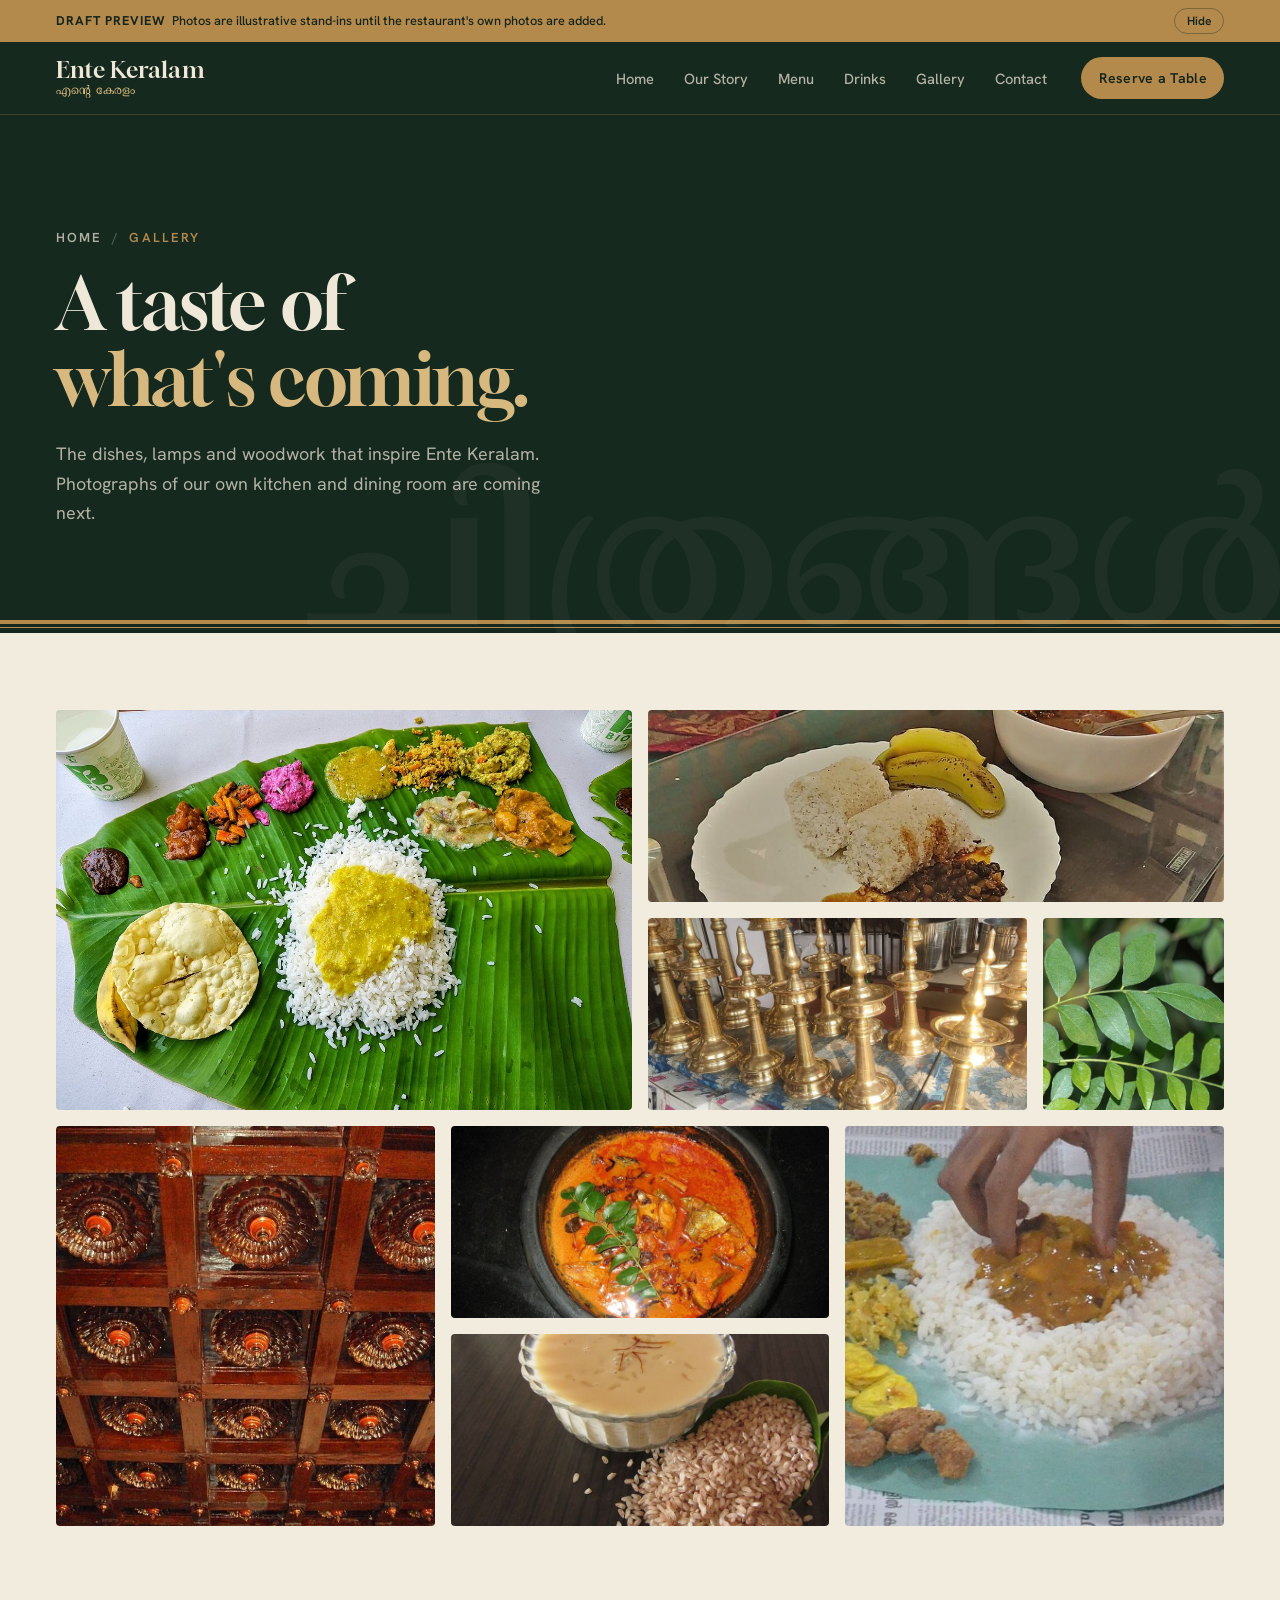
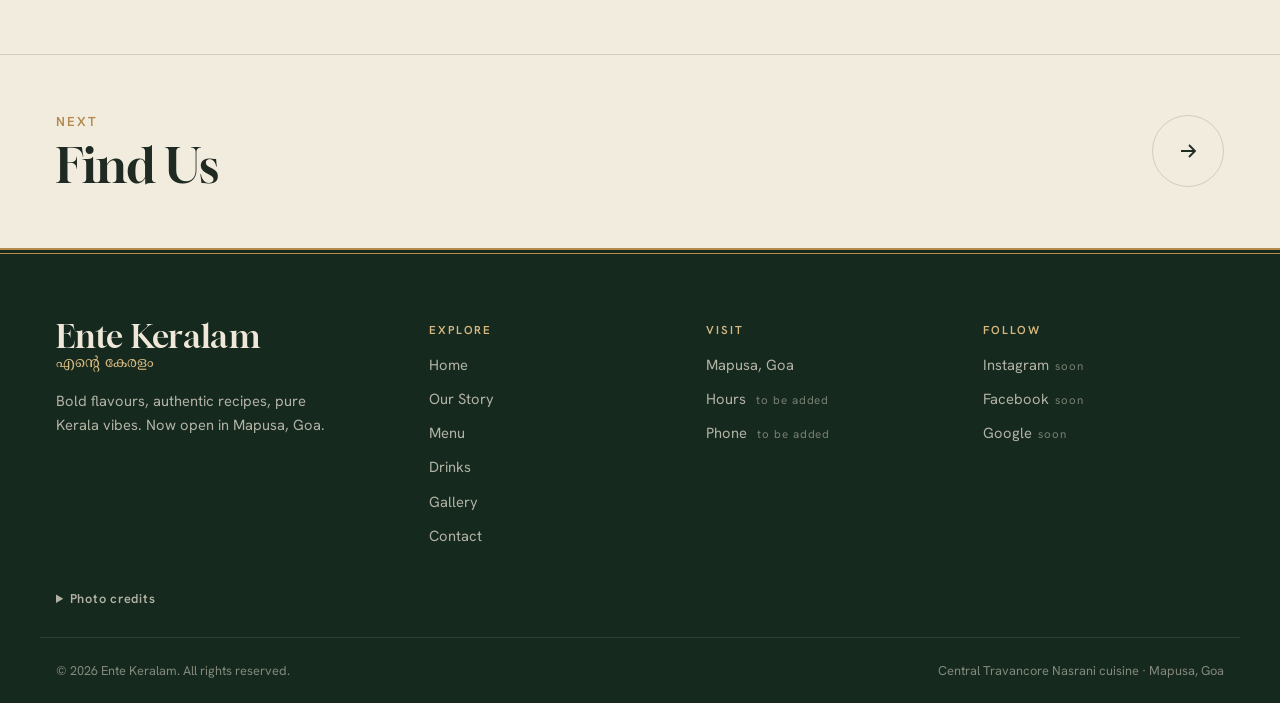
<file: gallery.html>
<!doctype html>
<html lang="en">
<head>
<meta charset="utf-8">
<meta name="viewport" content="width=device-width, initial-scale=1, viewport-fit=cover">
<title>Gallery · Ente Keralam</title>
<meta name="description" content="Photographs of the Kerala food and craft that inspire Ente Keralam in Mapusa, Goa.">
<meta property="og:title" content="Gallery · Ente Keralam">
<meta property="og:description" content="Photographs of the Kerala food and craft that inspire Ente Keralam in Mapusa, Goa.">
<meta property="og:type" content="website">
<meta name="theme-color" content="#16291f">
<link rel="icon" href="data:image/svg+xml,%3Csvg xmlns='http://www.w3.org/2000/svg' viewBox='0 0 64 64'%3E%3Crect width='64' height='64' rx='14' fill='%2316291f'/%3E%3Cpath d='M32 12c5 7 8 12 8 17a8 8 0 0 1-16 0c0-5 3-10 8-17z' fill='%23d7b97f'/%3E%3Crect x='18' y='44' width='28' height='4' rx='2' fill='%23b38a4c'/%3E%3Crect x='24' y='50' width='16' height='3' rx='1.5' fill='%23b38a4c'/%3E%3C/svg%3E">
<link rel="preconnect" href="https://fonts.googleapis.com">
<link rel="preconnect" href="https://fonts.gstatic.com" crossorigin>
<link rel="stylesheet" href="https://fonts.googleapis.com/css2?family=Gloock&family=Hanken+Grotesk:ital,wght@0,400;0,500;0,600;1,400&family=Noto+Serif+Malayalam:wght@400;600&display=swap">

<link rel="stylesheet" href="assets/css/styles.css">
</head>
<body>
<a class="skip" href="#main">Skip to content</a>

<div class="draft-bar" id="draft-bar" hidden>
  <div class="wrap">
    <p><b>Draft preview</b>Photos are illustrative stand-ins until the restaurant's own photos are added.</p>
    <button type="button" id="draft-close">Hide</button>
  </div>
</div>

<header class="site-header">
  <nav class="wrap nav" aria-label="Main">
    <a class="brand" href="index.html" aria-label="Ente Keralam, home">
      <span class="brand-en">Ente Keralam</span>
      <span class="brand-ml" lang="ml">എന്റെ കേരളം</span>
    </a>
    <button class="menu-toggle" type="button" aria-expanded="false" aria-controls="nav-panel" aria-label="Open menu"><span></span></button>
    <div class="nav-panel" id="nav-panel">
      <ul class="nav-links">
        <li><a href="index.html">Home</a></li>
        <li><a href="story.html">Our Story</a></li>
        <li><a href="menu.html">Menu</a></li>
        <li><a href="drinks.html">Drinks</a></li>
        <li><a href="gallery.html" aria-current="page">Gallery</a></li>
        <li><a href="contact.html">Contact</a></li>
      </ul>
      <a class="btn btn-brass nav-cta js-reserve" href="contact.html">Reserve a Table</a>
    </div>
  </nav>
</header>

<main id="main">

<section class="page-hero" aria-labelledby="page-title">
  <div class="wrap">
    <nav class="crumbs" aria-label="Breadcrumb"><a href="index.html">Home</a><span aria-hidden="true">/</span><span>Gallery</span></nav>
    <h1 id="page-title">A taste of <em>what's coming.</em></h1>
    <p class="lede">The dishes, lamps and woodwork that inspire Ente Keralam. Photographs of our own kitchen and dining room are coming next.</p>
  </div>
  <div class="ml-mark" aria-hidden="true" lang="ml">ചിത്രങ്ങൾ</div>
  <div class="kasavu" aria-hidden="true"></div>
</section>

<!-- ================= GALLERY ================= -->
<section class="section tight-top" id="gallery" aria-labelledby="gallery-title">
  <div class="wrap">
    <div class="gallery-grid" id="gallery-grid"></div>
  </div>
</section>

<nav class="next-page" aria-label="Next page">
  <div class="wrap"><a href="contact.html"><span><small>Next</small><strong>Find Us</strong></span><span class="arrow"><svg viewBox="0 0 24 24" fill="none" stroke="currentColor" stroke-width="1.8" aria-hidden="true"><path d="M5 12h14M13 6l6 6-6 6"/></svg></span></a></div>
</nav>

</main>

<nav class="action-bar" aria-label="Quick actions">
  <a href="menu.html"><svg viewBox="0 0 24 24" fill="none" stroke="currentColor" stroke-width="1.7" aria-hidden="true"><path d="M5 4h14v16H5zM9 8h6M9 12h6M9 16h4"/></svg>Menu</a>
  <a id="ab-maps" href="contact.html" target="_blank" rel="noopener"><svg viewBox="0 0 24 24" fill="none" stroke="currentColor" stroke-width="1.7" aria-hidden="true"><path d="M12 21s7-6.2 7-12a7 7 0 0 0-14 0c0 5.8 7 12 7 12z"/><circle cx="12" cy="9" r="2.5"/></svg>Directions</a>
  <a id="ab-reserve" class="primary" href="contact.html"><svg viewBox="0 0 24 24" fill="none" stroke="currentColor" stroke-width="1.7" aria-hidden="true"><path d="M7 3v3M17 3v3M4 8h16M5 5h14v15H5z"/></svg>Reserve</a>
</nav>

<!-- ================= FOOTER ================= -->
<footer class="footer">
  <div class="kasavu thin" aria-hidden="true"></div>
  <div class="wrap footer-grid">
    <div class="footer-brand">
      <span class="brand"><span class="brand-en">Ente Keralam</span><span class="brand-ml" lang="ml">എന്റെ കേരളം</span></span>
      <p class="tagline">Bold flavours, authentic recipes, pure Kerala vibes. Now open in Mapusa, Goa.</p>
    </div>
    <div>
      <h4>Explore</h4>
      <ul>
        <li><a href="index.html">Home</a></li>
        <li><a href="story.html">Our Story</a></li>
        <li><a href="menu.html">Menu</a></li>
        <li><a href="drinks.html">Drinks</a></li>
        <li><a href="gallery.html">Gallery</a></li>
        <li><a href="contact.html">Contact</a></li>
      </ul>
    </div>
    <div>
      <h4>Visit</h4>
      <ul>
        <li>Mapusa, Goa</li>
        <li data-site="hoursShort"></li>
        <li data-site="phoneShort"></li>
      </ul>
    </div>
    <div>
      <h4>Follow</h4>
      <ul id="social-list"></ul>
    </div>
  </div>
  <div class="wrap">
    <details class="credits">
      <summary>Photo credits</summary>
      <p>Photographs from Wikimedia Commons, used under the licences shown. They illustrate Kerala cuisine and are not photographs of Ente Keralam's own food or premises.</p>
      <ul id="credits-list"></ul>
    </details>
  </div>
  <div class="wrap footer-base">
    <span>© <span id="year"></span> Ente Keralam. All rights reserved.</span>
    <span>Central Travancore Nasrani cuisine · Mapusa, Goa</span>
  </div>
</footer>

<script src="assets/js/content.js"></script>
<script src="assets/js/main.js"></script>
</body>
</html>
</file>
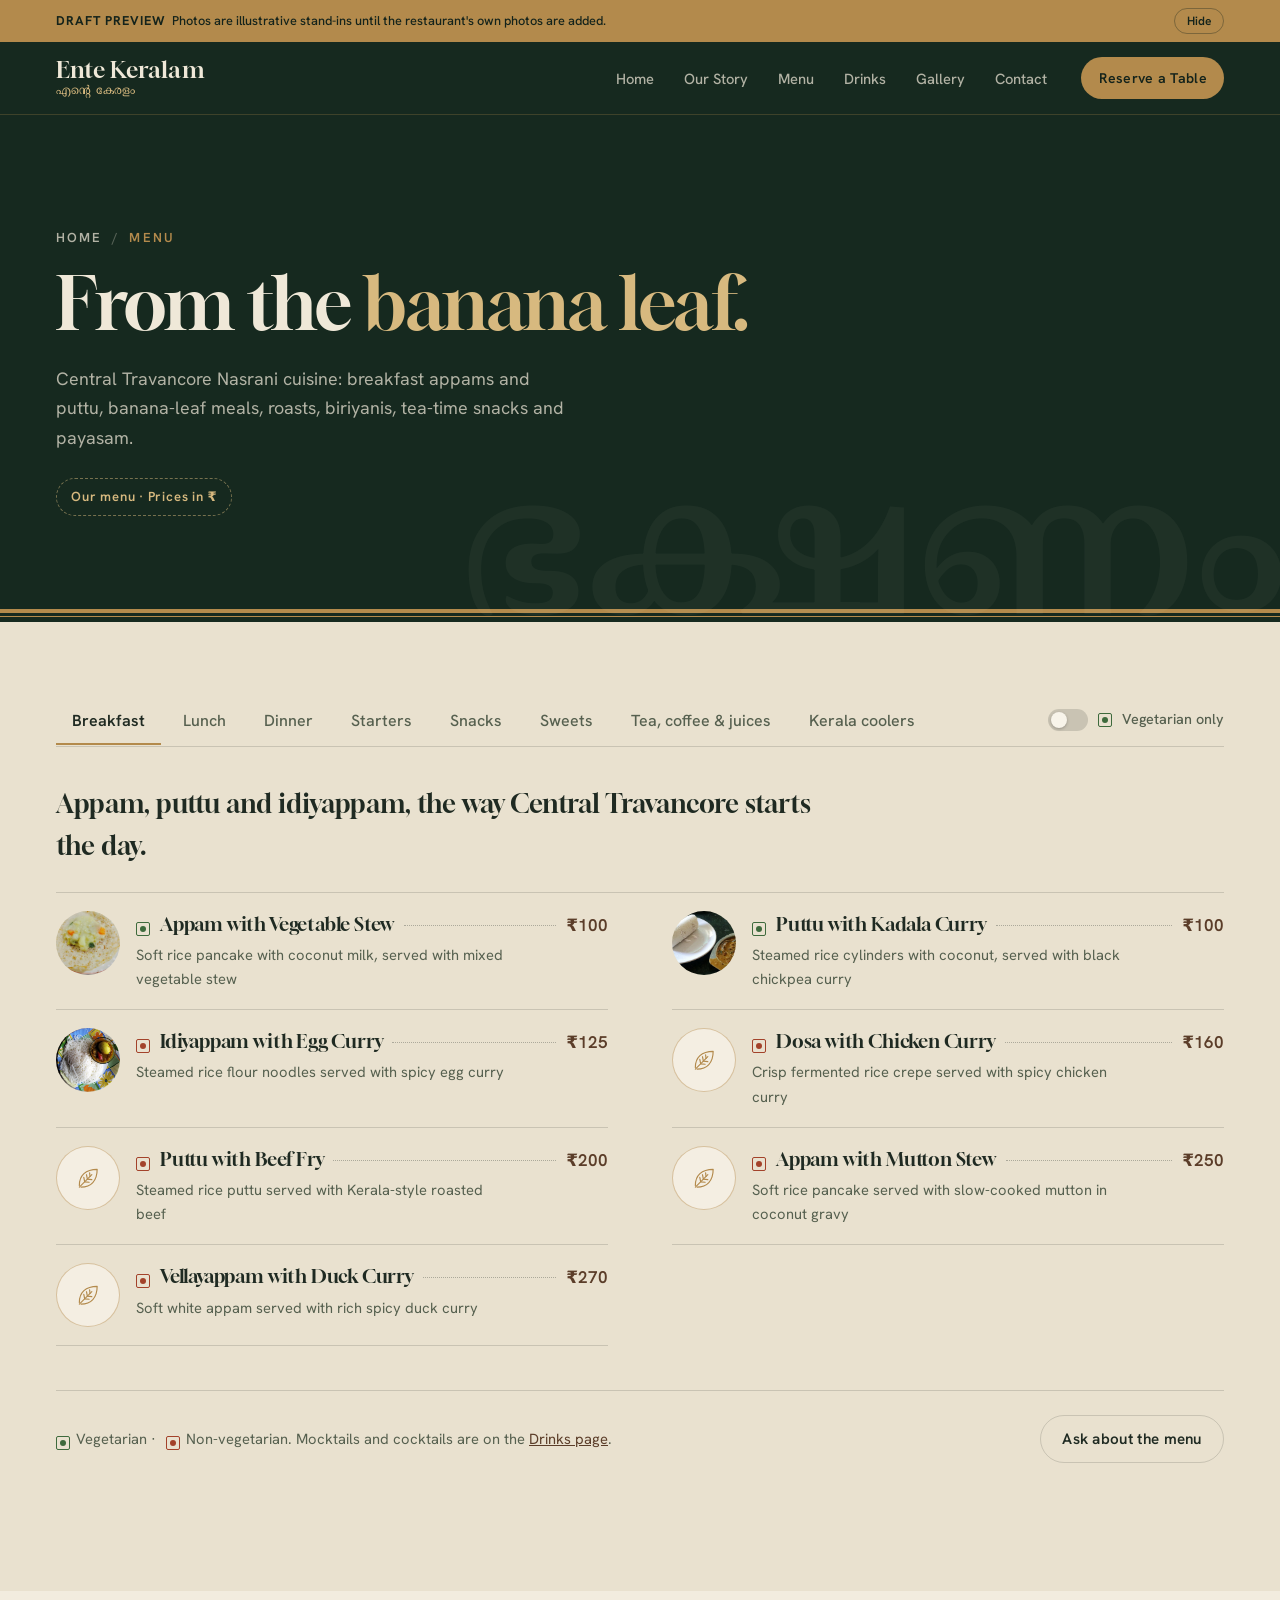
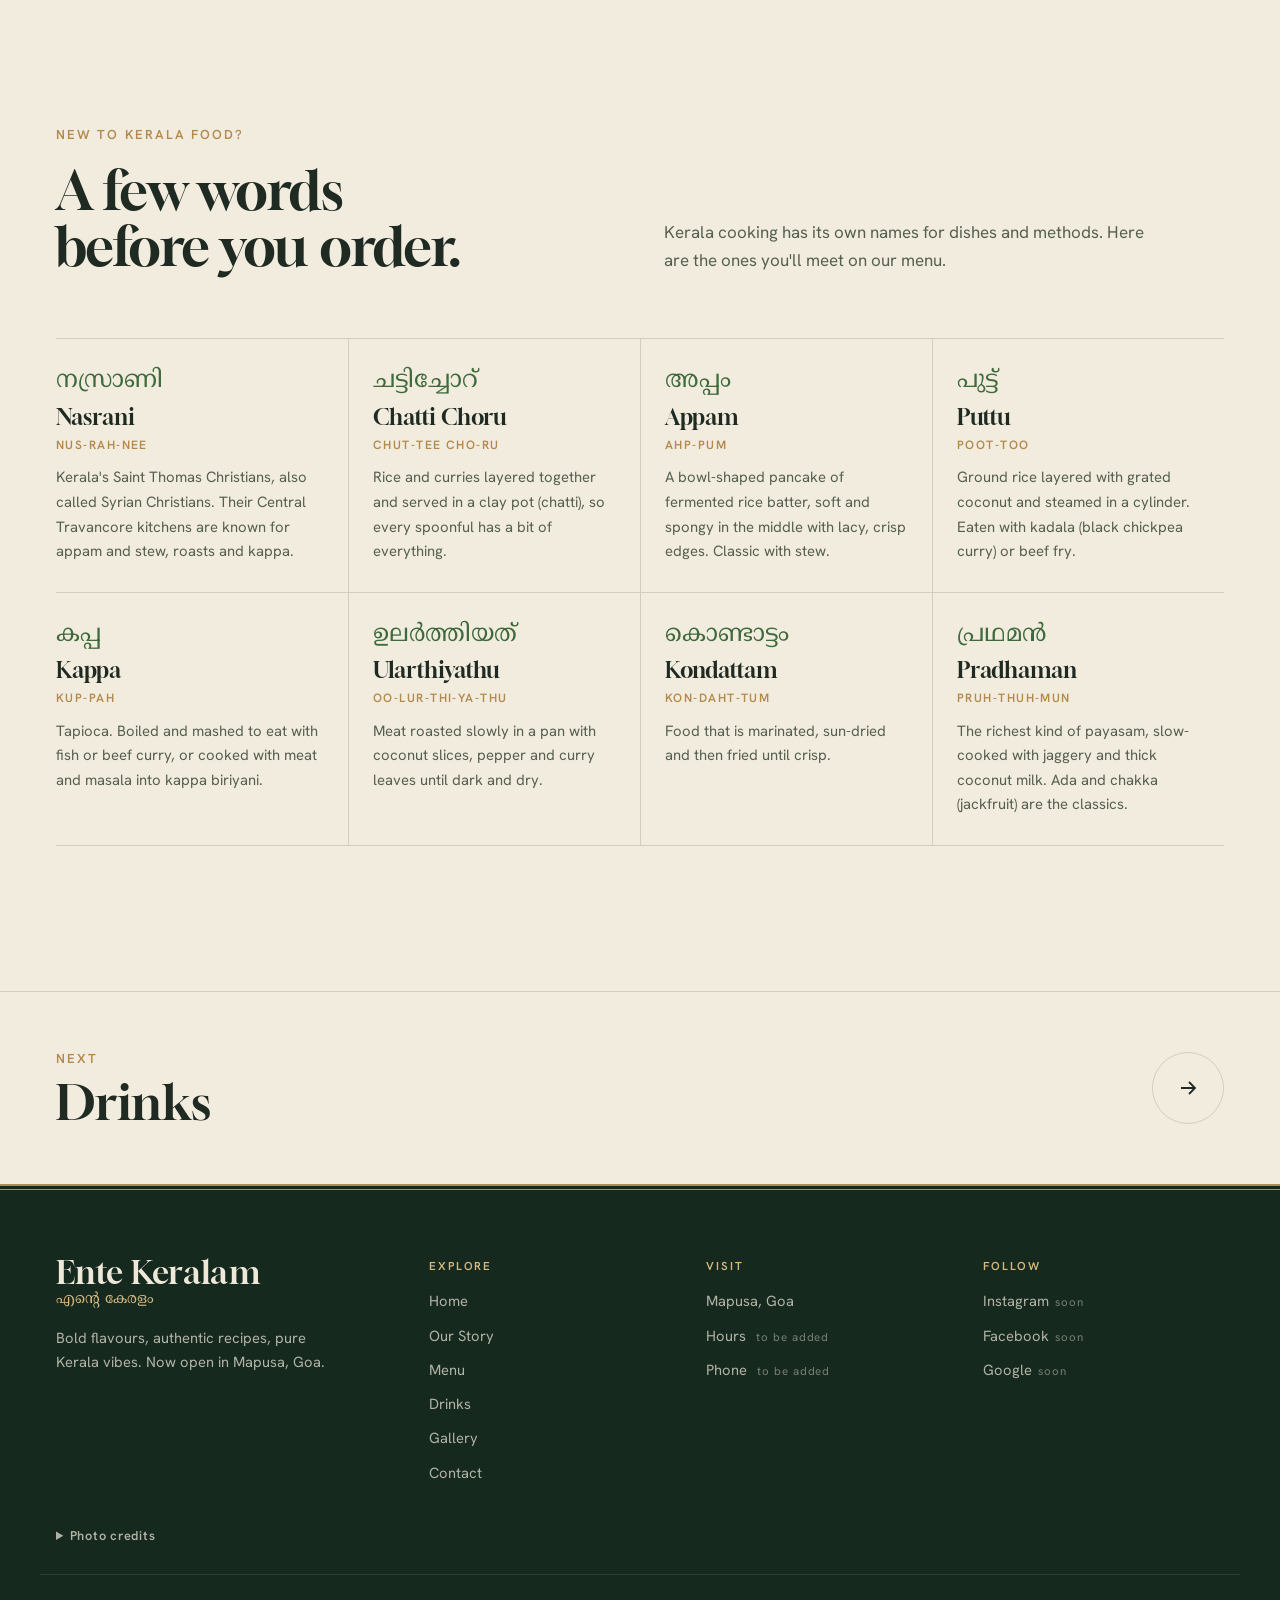
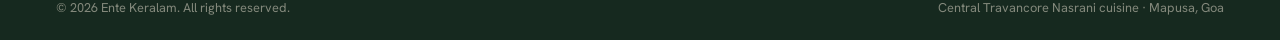
<file: menu.html>
<!doctype html>
<html lang="en">
<head>
<meta charset="utf-8">
<meta name="viewport" content="width=device-width, initial-scale=1, viewport-fit=cover">
<title>Menu · Ente Keralam</title>
<meta name="description" content="The Ente Keralam menu: Central Travancore Nasrani cuisine in Mapusa, Goa. Appam, puttu, chatti choru, roasts, biriyani, snacks and payasam.">
<meta property="og:title" content="Menu · Ente Keralam">
<meta property="og:description" content="The Ente Keralam menu: Central Travancore Nasrani cuisine in Mapusa, Goa. Appam, puttu, chatti choru, roasts, biriyani, snacks and payasam.">
<meta property="og:type" content="website">
<meta name="theme-color" content="#16291f">
<link rel="icon" href="data:image/svg+xml,%3Csvg xmlns='http://www.w3.org/2000/svg' viewBox='0 0 64 64'%3E%3Crect width='64' height='64' rx='14' fill='%2316291f'/%3E%3Cpath d='M32 12c5 7 8 12 8 17a8 8 0 0 1-16 0c0-5 3-10 8-17z' fill='%23d7b97f'/%3E%3Crect x='18' y='44' width='28' height='4' rx='2' fill='%23b38a4c'/%3E%3Crect x='24' y='50' width='16' height='3' rx='1.5' fill='%23b38a4c'/%3E%3C/svg%3E">
<link rel="preconnect" href="https://fonts.googleapis.com">
<link rel="preconnect" href="https://fonts.gstatic.com" crossorigin>
<link rel="stylesheet" href="https://fonts.googleapis.com/css2?family=Gloock&family=Hanken+Grotesk:ital,wght@0,400;0,500;0,600;1,400&family=Noto+Serif+Malayalam:wght@400;600&display=swap">

<link rel="stylesheet" href="assets/css/styles.css">
</head>
<body>
<a class="skip" href="#main">Skip to content</a>

<div class="draft-bar" id="draft-bar" hidden>
  <div class="wrap">
    <p><b>Draft preview</b>Photos are illustrative stand-ins until the restaurant's own photos are added.</p>
    <button type="button" id="draft-close">Hide</button>
  </div>
</div>

<header class="site-header">
  <nav class="wrap nav" aria-label="Main">
    <a class="brand" href="index.html" aria-label="Ente Keralam, home">
      <span class="brand-en">Ente Keralam</span>
      <span class="brand-ml" lang="ml">എന്റെ കേരളം</span>
    </a>
    <button class="menu-toggle" type="button" aria-expanded="false" aria-controls="nav-panel" aria-label="Open menu"><span></span></button>
    <div class="nav-panel" id="nav-panel">
      <ul class="nav-links">
        <li><a href="index.html">Home</a></li>
        <li><a href="story.html">Our Story</a></li>
        <li><a href="menu.html" aria-current="page">Menu</a></li>
        <li><a href="drinks.html">Drinks</a></li>
        <li><a href="gallery.html">Gallery</a></li>
        <li><a href="contact.html">Contact</a></li>
      </ul>
      <a class="btn btn-brass nav-cta js-reserve" href="contact.html">Reserve a Table</a>
    </div>
  </nav>
</header>

<main id="main">

<section class="page-hero" aria-labelledby="page-title">
  <div class="wrap">
    <nav class="crumbs" aria-label="Breadcrumb"><a href="index.html">Home</a><span aria-hidden="true">/</span><span>Menu</span></nav>
    <h1 id="page-title">From the <em>banana leaf.</em></h1>
    <p class="lede">Central Travancore Nasrani cuisine: breakfast appams and puttu, banana-leaf meals, roasts, biriyanis, tea-time snacks and payasam.</p>
    <span class="notice">Our menu · Prices in ₹</span>
  </div>
  <div class="ml-mark" aria-hidden="true" lang="ml">ഭക്ഷണം</div>
  <div class="kasavu" aria-hidden="true"></div>
</section>

<!-- ================= MENU ================= -->
<section class="section menu tight-top" id="menu" aria-labelledby="menu-title">
  <div class="wrap">

    <div class="menu-bar">
      <div class="tabs" role="tablist" aria-label="Menu categories" id="menu-tabs"></div>
      <label class="veg-toggle" for="veg-only"><input type="checkbox" id="veg-only"><span class="sw" aria-hidden="true"></span><span class="veg-mark" aria-hidden="true"></span>Vegetarian only</label>
    </div>
    <div id="menu-panel" role="tabpanel" tabindex="0">
      <p class="tab-intro" id="menu-intro"></p>
      <ul class="menu-list" id="menu-grid"></ul>
    </div>

    <div class="menu-foot">
      <span><span class="veg-mark" aria-hidden="true" style="vertical-align:-2px;margin-right:6px"></span>Vegetarian · <span class="veg-mark nv" aria-hidden="true" style="vertical-align:-2px;margin:0 6px"></span>Non-vegetarian. Mocktails and cocktails are on the <a href="drinks.html">Drinks page</a>.</span>
      <a class="btn btn-ink js-reserve" href="contact.html">Ask about the menu</a>
    </div>
  </div>
</section>

<!-- ================= GLOSSARY ================= -->
<section class="section" id="glossary" aria-labelledby="glossary-title">
  <div class="wrap">
    <div class="section-head reveal">
      <div>
        <span class="eyebrow">New to Kerala food?</span>
        <h2 id="glossary-title">A few words before you order.</h2>
      </div>
      <p>Kerala cooking has its own names for dishes and methods. Here are the ones you'll meet on our menu.</p>
    </div>
    <dl class="glossary-grid reveal">
        <div class="term"><span class="ml" lang="ml">നസ്രാണി</span><dt>Nasrani</dt><span class="say">nus-RAH-nee</span><dd>Kerala's Saint Thomas Christians, also called Syrian Christians. Their Central Travancore kitchens are known for appam and stew, roasts and kappa.</dd></div>
        <div class="term"><span class="ml" lang="ml">ചട്ടിച്ചോറ്</span><dt>Chatti Choru</dt><span class="say">CHUT-tee CHO-ru</span><dd>Rice and curries layered together and served in a clay pot (chatti), so every spoonful has a bit of everything.</dd></div>
        <div class="term"><span class="ml" lang="ml">അപ്പം</span><dt>Appam</dt><span class="say">AHP-pum</span><dd>A bowl-shaped pancake of fermented rice batter, soft and spongy in the middle with lacy, crisp edges. Classic with stew.</dd></div>
        <div class="term"><span class="ml" lang="ml">പുട്ട്</span><dt>Puttu</dt><span class="say">POOT-too</span><dd>Ground rice layered with grated coconut and steamed in a cylinder. Eaten with kadala (black chickpea curry) or beef fry.</dd></div>
        <div class="term"><span class="ml" lang="ml">കപ്പ</span><dt>Kappa</dt><span class="say">KUP-pah</span><dd>Tapioca. Boiled and mashed to eat with fish or beef curry, or cooked with meat and masala into kappa biriyani.</dd></div>
        <div class="term"><span class="ml" lang="ml">ഉലർത്തിയത്</span><dt>Ularthiyathu</dt><span class="say">oo-LUR-thi-ya-thu</span><dd>Meat roasted slowly in a pan with coconut slices, pepper and curry leaves until dark and dry.</dd></div>
        <div class="term"><span class="ml" lang="ml">കൊണ്ടാട്ടം</span><dt>Kondattam</dt><span class="say">kon-DAHT-tum</span><dd>Food that is marinated, sun-dried and then fried until crisp.</dd></div>
        <div class="term"><span class="ml" lang="ml">പ്രഥമൻ</span><dt>Pradhaman</dt><span class="say">PRUH-thuh-mun</span><dd>The richest kind of payasam, slow-cooked with jaggery and thick coconut milk. Ada and chakka (jackfruit) are the classics.</dd></div>
    </dl>
  </div>
</section>

<nav class="next-page" aria-label="Next page">
  <div class="wrap"><a href="drinks.html"><span><small>Next</small><strong>Drinks</strong></span><span class="arrow"><svg viewBox="0 0 24 24" fill="none" stroke="currentColor" stroke-width="1.8" aria-hidden="true"><path d="M5 12h14M13 6l6 6-6 6"/></svg></span></a></div>
</nav>

</main>

<nav class="action-bar" aria-label="Quick actions">
  <a href="menu.html"><svg viewBox="0 0 24 24" fill="none" stroke="currentColor" stroke-width="1.7" aria-hidden="true"><path d="M5 4h14v16H5zM9 8h6M9 12h6M9 16h4"/></svg>Menu</a>
  <a id="ab-maps" href="contact.html" target="_blank" rel="noopener"><svg viewBox="0 0 24 24" fill="none" stroke="currentColor" stroke-width="1.7" aria-hidden="true"><path d="M12 21s7-6.2 7-12a7 7 0 0 0-14 0c0 5.8 7 12 7 12z"/><circle cx="12" cy="9" r="2.5"/></svg>Directions</a>
  <a id="ab-reserve" class="primary" href="contact.html"><svg viewBox="0 0 24 24" fill="none" stroke="currentColor" stroke-width="1.7" aria-hidden="true"><path d="M7 3v3M17 3v3M4 8h16M5 5h14v15H5z"/></svg>Reserve</a>
</nav>

<!-- ================= FOOTER ================= -->
<footer class="footer">
  <div class="kasavu thin" aria-hidden="true"></div>
  <div class="wrap footer-grid">
    <div class="footer-brand">
      <span class="brand"><span class="brand-en">Ente Keralam</span><span class="brand-ml" lang="ml">എന്റെ കേരളം</span></span>
      <p class="tagline">Bold flavours, authentic recipes, pure Kerala vibes. Now open in Mapusa, Goa.</p>
    </div>
    <div>
      <h4>Explore</h4>
      <ul>
        <li><a href="index.html">Home</a></li>
        <li><a href="story.html">Our Story</a></li>
        <li><a href="menu.html">Menu</a></li>
        <li><a href="drinks.html">Drinks</a></li>
        <li><a href="gallery.html">Gallery</a></li>
        <li><a href="contact.html">Contact</a></li>
      </ul>
    </div>
    <div>
      <h4>Visit</h4>
      <ul>
        <li>Mapusa, Goa</li>
        <li data-site="hoursShort"></li>
        <li data-site="phoneShort"></li>
      </ul>
    </div>
    <div>
      <h4>Follow</h4>
      <ul id="social-list"></ul>
    </div>
  </div>
  <div class="wrap">
    <details class="credits">
      <summary>Photo credits</summary>
      <p>Photographs from Wikimedia Commons, used under the licences shown. They illustrate Kerala cuisine and are not photographs of Ente Keralam's own food or premises.</p>
      <ul id="credits-list"></ul>
    </details>
  </div>
  <div class="wrap footer-base">
    <span>© <span id="year"></span> Ente Keralam. All rights reserved.</span>
    <span>Central Travancore Nasrani cuisine · Mapusa, Goa</span>
  </div>
</footer>

<script src="assets/js/content.js"></script>
<script src="assets/js/main.js"></script>
</body>
</html>
</file>
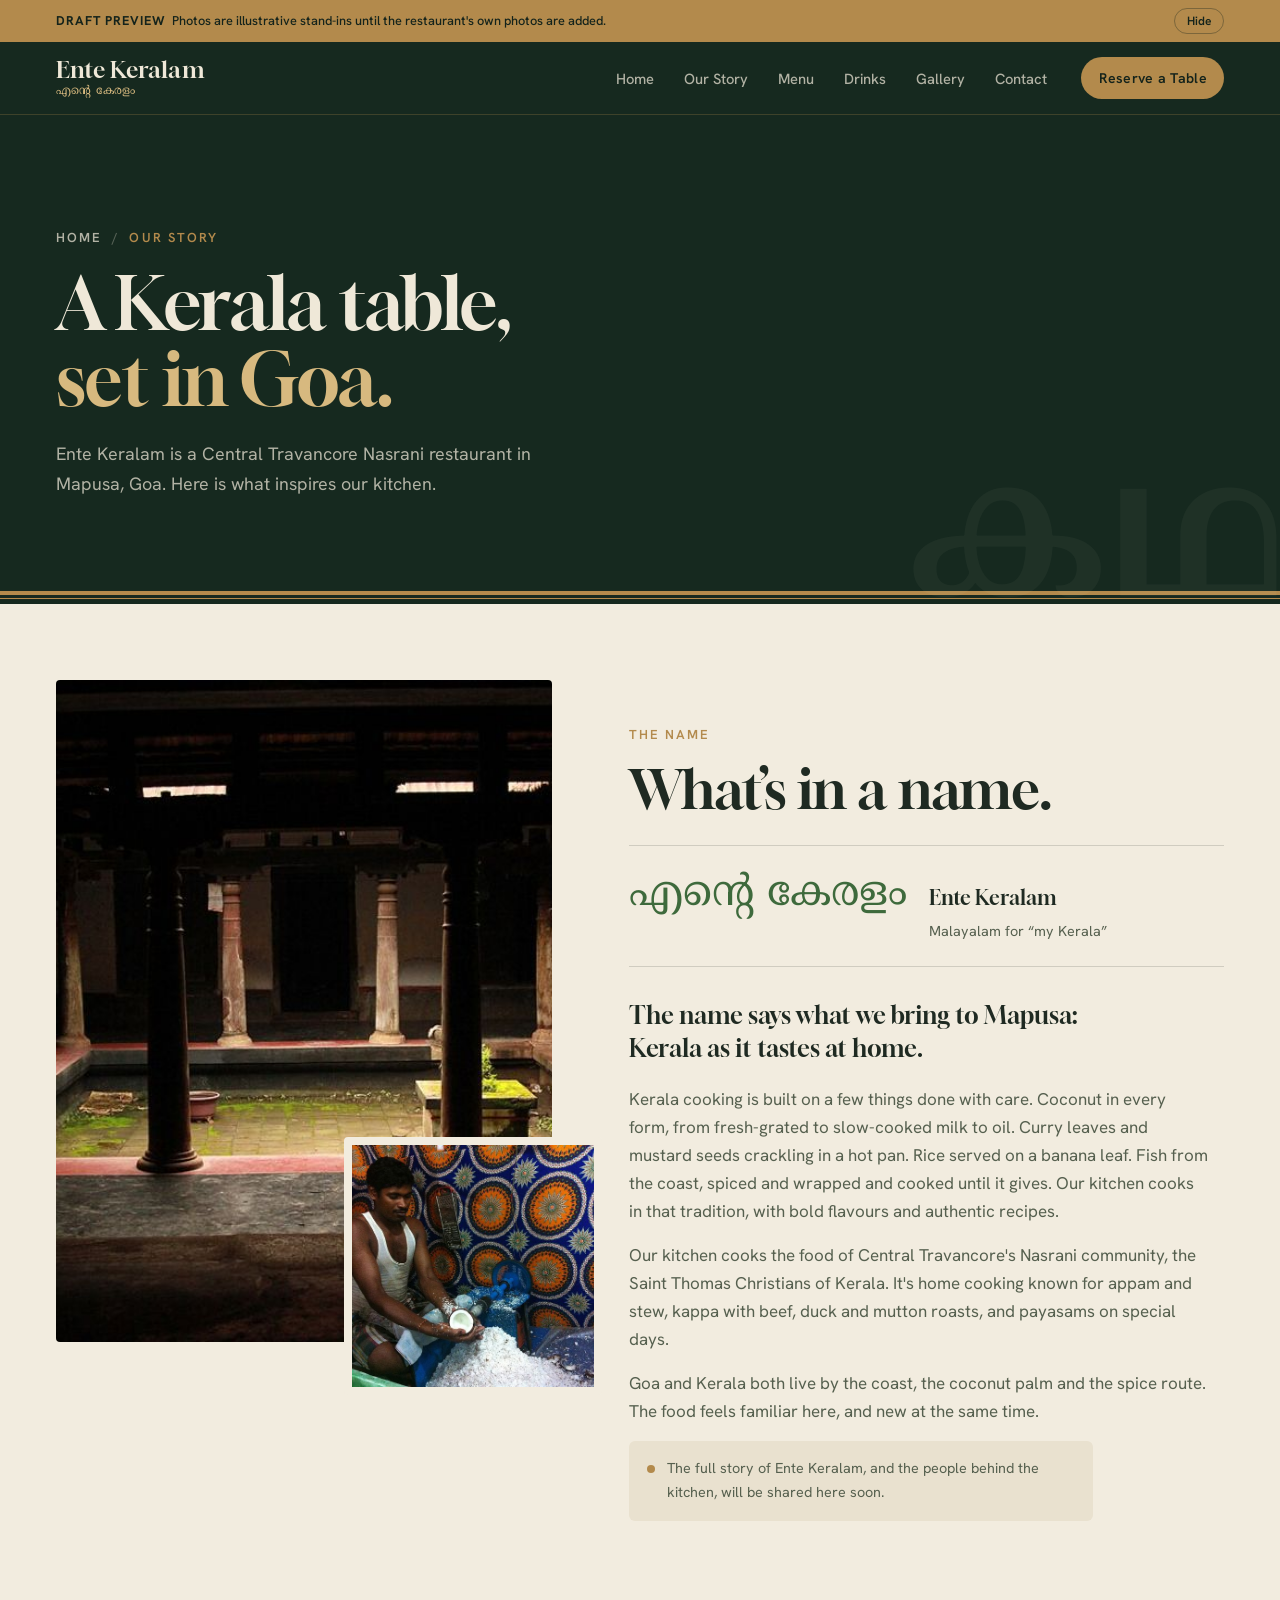
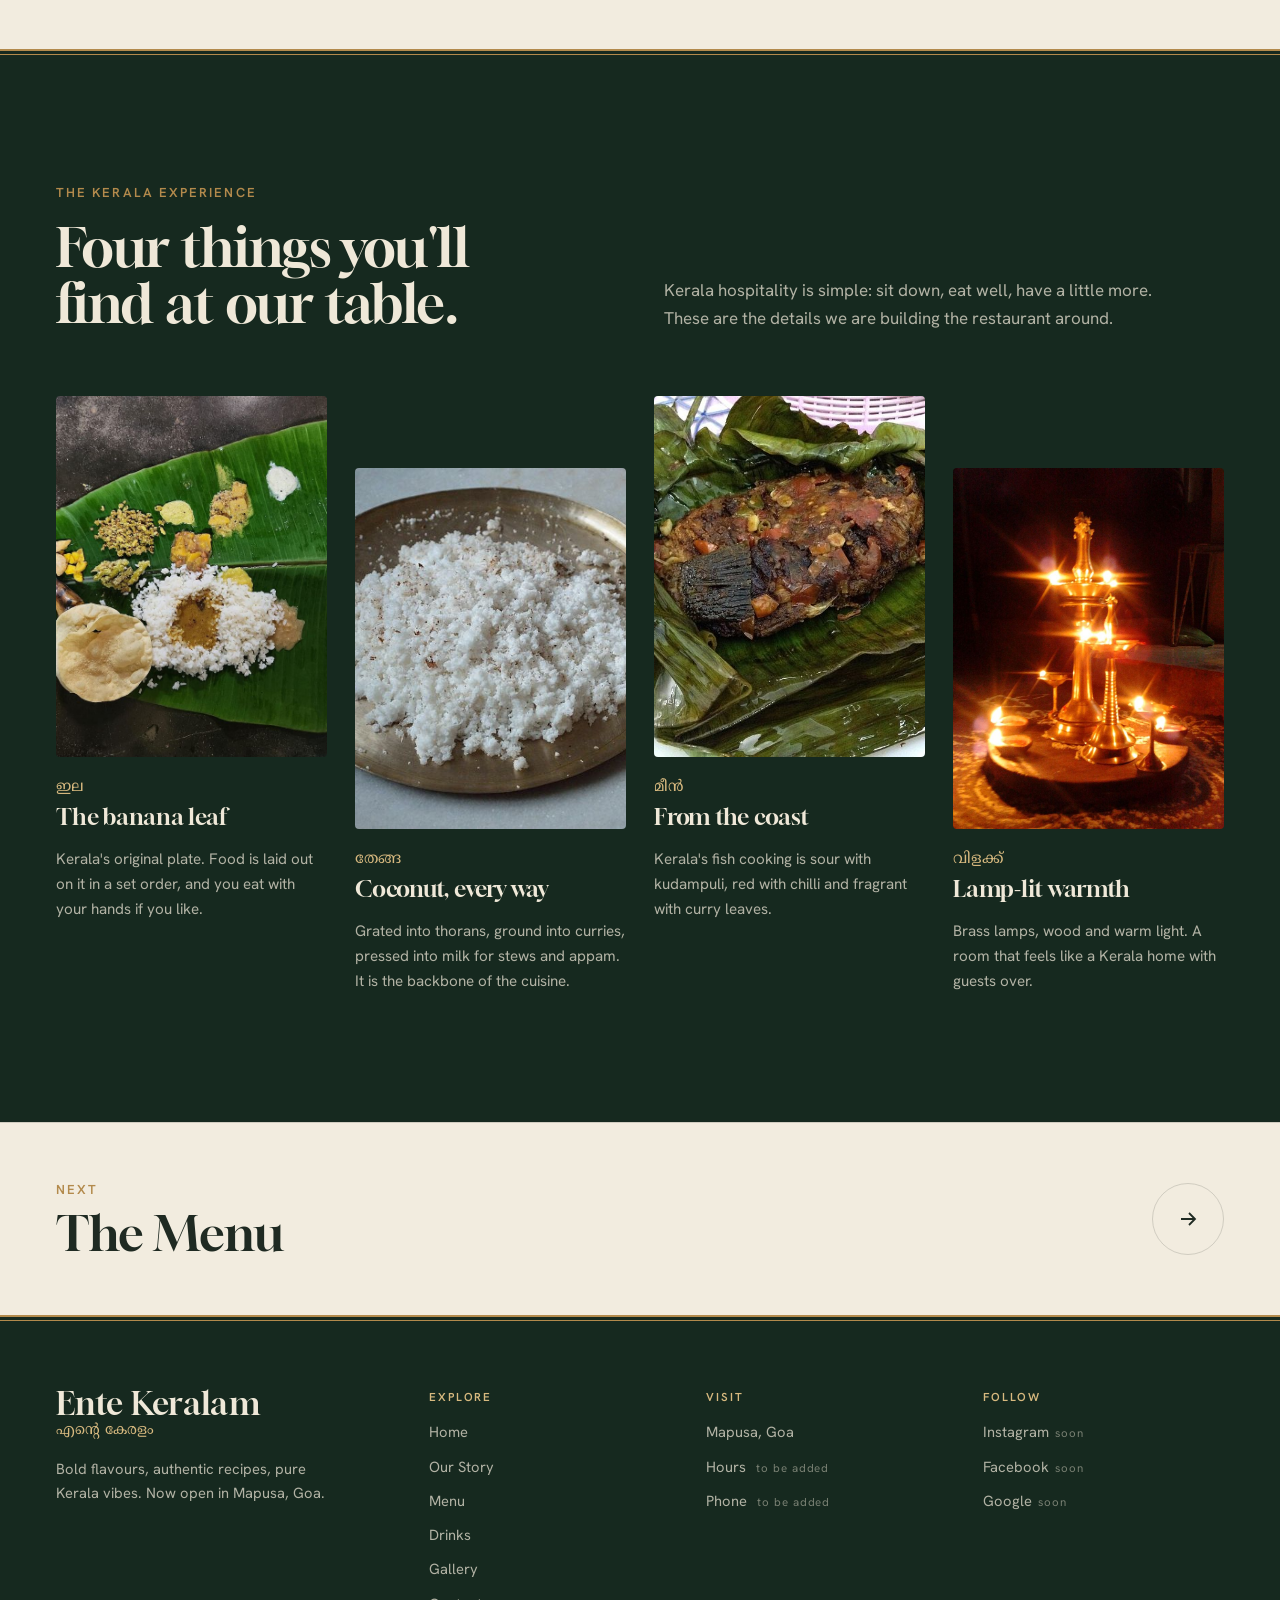
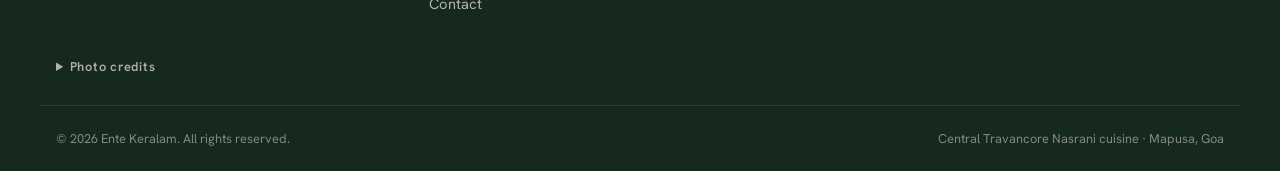
<file: story.html>
<!doctype html>
<html lang="en">
<head>
<meta charset="utf-8">
<meta name="viewport" content="width=device-width, initial-scale=1, viewport-fit=cover">
<title>Our Story · Ente Keralam</title>
<meta name="description" content="The story behind Ente Keralam, a Central Travancore Nasrani restaurant in Mapusa, Goa.">
<meta property="og:title" content="Our Story · Ente Keralam">
<meta property="og:description" content="The story behind Ente Keralam, a Central Travancore Nasrani restaurant in Mapusa, Goa.">
<meta property="og:type" content="website">
<meta name="theme-color" content="#16291f">
<link rel="icon" href="data:image/svg+xml,%3Csvg xmlns='http://www.w3.org/2000/svg' viewBox='0 0 64 64'%3E%3Crect width='64' height='64' rx='14' fill='%2316291f'/%3E%3Cpath d='M32 12c5 7 8 12 8 17a8 8 0 0 1-16 0c0-5 3-10 8-17z' fill='%23d7b97f'/%3E%3Crect x='18' y='44' width='28' height='4' rx='2' fill='%23b38a4c'/%3E%3Crect x='24' y='50' width='16' height='3' rx='1.5' fill='%23b38a4c'/%3E%3C/svg%3E">
<link rel="preconnect" href="https://fonts.googleapis.com">
<link rel="preconnect" href="https://fonts.gstatic.com" crossorigin>
<link rel="stylesheet" href="https://fonts.googleapis.com/css2?family=Gloock&family=Hanken+Grotesk:ital,wght@0,400;0,500;0,600;1,400&family=Noto+Serif+Malayalam:wght@400;600&display=swap">

<link rel="stylesheet" href="assets/css/styles.css">
</head>
<body>
<a class="skip" href="#main">Skip to content</a>

<div class="draft-bar" id="draft-bar" hidden>
  <div class="wrap">
    <p><b>Draft preview</b>Photos are illustrative stand-ins until the restaurant's own photos are added.</p>
    <button type="button" id="draft-close">Hide</button>
  </div>
</div>

<header class="site-header">
  <nav class="wrap nav" aria-label="Main">
    <a class="brand" href="index.html" aria-label="Ente Keralam, home">
      <span class="brand-en">Ente Keralam</span>
      <span class="brand-ml" lang="ml">എന്റെ കേരളം</span>
    </a>
    <button class="menu-toggle" type="button" aria-expanded="false" aria-controls="nav-panel" aria-label="Open menu"><span></span></button>
    <div class="nav-panel" id="nav-panel">
      <ul class="nav-links">
        <li><a href="index.html">Home</a></li>
        <li><a href="story.html" aria-current="page">Our Story</a></li>
        <li><a href="menu.html">Menu</a></li>
        <li><a href="drinks.html">Drinks</a></li>
        <li><a href="gallery.html">Gallery</a></li>
        <li><a href="contact.html">Contact</a></li>
      </ul>
      <a class="btn btn-brass nav-cta js-reserve" href="contact.html">Reserve a Table</a>
    </div>
  </nav>
</header>

<main id="main">

<section class="page-hero" aria-labelledby="page-title">
  <div class="wrap">
    <nav class="crumbs" aria-label="Breadcrumb"><a href="index.html">Home</a><span aria-hidden="true">/</span><span>Our Story</span></nav>
    <h1 id="page-title">A Kerala table, <em>set in Goa.</em></h1>
    <p class="lede">Ente Keralam is a Central Travancore Nasrani restaurant in Mapusa, Goa. Here is what inspires our kitchen.</p>
  </div>
  <div class="ml-mark" aria-hidden="true" lang="ml">കഥ</div>
  <div class="kasavu" aria-hidden="true"></div>
</section>

<!-- ================= STORY ================= -->
<section class="section tight-top" id="story" aria-labelledby="story-title">
  <div class="wrap story-grid">
    <div class="story-art reveal">
      <figure class="photo tall t-teak" data-photo="story" style="margin:0"></figure>
      <figure class="photo small t-brass" data-photo="storyInset" style="margin:0"></figure>
    </div>
    <div class="story-copy reveal">
      <span class="eyebrow">The name</span>
      <h2 id="story-title">What’s in a name.</h2>
      <div class="meaning">
        <span class="ml" lang="ml">എന്റെ കേരളം</span>
        <span class="pron">Ente Keralam</span>
        <span class="gloss">Malayalam for “my Kerala”</span>
      </div>
      <p class="lead">The name says what we bring to Mapusa: Kerala as it tastes at home.</p>
      <p class="body" style="margin-top:20px">Kerala cooking is built on a few things done with care. Coconut in every form, from fresh-grated to slow-cooked milk to oil. Curry leaves and mustard seeds crackling in a hot pan. Rice served on a banana leaf. Fish from the coast, spiced and wrapped and cooked until it gives. Our kitchen cooks in that tradition, with bold flavours and authentic recipes.</p>
      <p class="body">Our kitchen cooks the food of Central Travancore's Nasrani community, the Saint Thomas Christians of Kerala. It's home cooking known for appam and stew, kappa with beef, duck and mutton roasts, and payasams on special days.</p>
      <p class="body">Goa and Kerala both live by the coast, the coconut palm and the spice route. The food feels familiar here, and new at the same time.</p>
      <p class="pending">The full story of Ente Keralam, and the people behind the kitchen, will be shared here soon.</p>
    </div>
  </div>
</section>

<!-- ================= EXPERIENCE ================= -->
<section class="section exp" id="experience" aria-labelledby="exp-title">
  <div class="kasavu thin" aria-hidden="true" style="position:absolute;top:0;left:0;right:0"></div>
  <div class="wrap">
    <div class="section-head reveal">
      <div>
        <span class="eyebrow">The Kerala Experience</span>
        <h2 id="exp-title">Four things you'll find at our table.</h2>
      </div>
      <p>Kerala hospitality is simple: sit down, eat well, have a little more. These are the details we are building the restaurant around.</p>
    </div>
    <div class="exp-grid">
      <article class="exp-item reveal">
        <figure class="photo t-leaf" data-photo="expLeaf" style="margin:0"></figure>
        <div><span class="ml" lang="ml">ഇല</span><h3>The banana leaf</h3></div>
        <p>Kerala's original plate. Food is laid out on it in a set order, and you eat with your hands if you like.</p>
      </article>
      <article class="exp-item reveal">
        <figure class="photo t-rice" data-photo="expCoconut" style="margin:0"></figure>
        <div><span class="ml" lang="ml">തേങ്ങ</span><h3>Coconut, every way</h3></div>
        <p>Grated into thorans, ground into curries, pressed into milk for stews and appam. It is the backbone of the cuisine.</p>
      </article>
      <article class="exp-item reveal">
        <figure class="photo t-sea" data-photo="expCoast" style="margin:0"></figure>
        <div><span class="ml" lang="ml">മീൻ</span><h3>From the coast</h3></div>
        <p>Kerala's fish cooking is sour with kudampuli, red with chilli and fragrant with curry leaves.</p>
      </article>
      <article class="exp-item reveal">
        <figure class="photo t-brass" data-photo="expLamp" style="margin:0"></figure>
        <div><span class="ml" lang="ml">വിളക്ക്</span><h3>Lamp-lit warmth</h3></div>
        <p>Brass lamps, wood and warm light. A room that feels like a Kerala home with guests over.</p>
      </article>
    </div>
  </div>
</section>

<nav class="next-page" aria-label="Next page">
  <div class="wrap"><a href="menu.html"><span><small>Next</small><strong>The Menu</strong></span><span class="arrow"><svg viewBox="0 0 24 24" fill="none" stroke="currentColor" stroke-width="1.8" aria-hidden="true"><path d="M5 12h14M13 6l6 6-6 6"/></svg></span></a></div>
</nav>

</main>

<nav class="action-bar" aria-label="Quick actions">
  <a href="menu.html"><svg viewBox="0 0 24 24" fill="none" stroke="currentColor" stroke-width="1.7" aria-hidden="true"><path d="M5 4h14v16H5zM9 8h6M9 12h6M9 16h4"/></svg>Menu</a>
  <a id="ab-maps" href="contact.html" target="_blank" rel="noopener"><svg viewBox="0 0 24 24" fill="none" stroke="currentColor" stroke-width="1.7" aria-hidden="true"><path d="M12 21s7-6.2 7-12a7 7 0 0 0-14 0c0 5.8 7 12 7 12z"/><circle cx="12" cy="9" r="2.5"/></svg>Directions</a>
  <a id="ab-reserve" class="primary" href="contact.html"><svg viewBox="0 0 24 24" fill="none" stroke="currentColor" stroke-width="1.7" aria-hidden="true"><path d="M7 3v3M17 3v3M4 8h16M5 5h14v15H5z"/></svg>Reserve</a>
</nav>

<!-- ================= FOOTER ================= -->
<footer class="footer">
  <div class="kasavu thin" aria-hidden="true"></div>
  <div class="wrap footer-grid">
    <div class="footer-brand">
      <span class="brand"><span class="brand-en">Ente Keralam</span><span class="brand-ml" lang="ml">എന്റെ കേരളം</span></span>
      <p class="tagline">Bold flavours, authentic recipes, pure Kerala vibes. Now open in Mapusa, Goa.</p>
    </div>
    <div>
      <h4>Explore</h4>
      <ul>
        <li><a href="index.html">Home</a></li>
        <li><a href="story.html">Our Story</a></li>
        <li><a href="menu.html">Menu</a></li>
        <li><a href="drinks.html">Drinks</a></li>
        <li><a href="gallery.html">Gallery</a></li>
        <li><a href="contact.html">Contact</a></li>
      </ul>
    </div>
    <div>
      <h4>Visit</h4>
      <ul>
        <li>Mapusa, Goa</li>
        <li data-site="hoursShort"></li>
        <li data-site="phoneShort"></li>
      </ul>
    </div>
    <div>
      <h4>Follow</h4>
      <ul id="social-list"></ul>
    </div>
  </div>
  <div class="wrap">
    <details class="credits">
      <summary>Photo credits</summary>
      <p>Photographs from Wikimedia Commons, used under the licences shown. They illustrate Kerala cuisine and are not photographs of Ente Keralam's own food or premises.</p>
      <ul id="credits-list"></ul>
    </details>
  </div>
  <div class="wrap footer-base">
    <span>© <span id="year"></span> Ente Keralam. All rights reserved.</span>
    <span>Central Travancore Nasrani cuisine · Mapusa, Goa</span>
  </div>
</footer>

<script src="assets/js/content.js"></script>
<script src="assets/js/main.js"></script>
</body>
</html>
</file>
<file: assets/css/styles.css>
/* Ente Keralam — shared styles for every page */
/* Base reset */
html{-webkit-text-size-adjust:100%;text-size-adjust:100%}
body{margin:0}
[hidden]{display:none!important}
img{max-width:100%;height:auto}

/* Layout concept: a kasavu-bordered ledger — deep forest bands bookend coconut-cream editorial pages,
   gold kasavu stripes mark every threshold, Malayalam script carries the brand voice. */
:root{
  --forest:#16291f;      /* deep forest, used for bands in both themes */
  --forest-2:#1f3a2c;
  --leaf:#3e6a3c;        /* banana leaf */
  --brass:#b38a4c;       /* antique brass / kasavu gold */
  --brass-soft:#d7b97f;
  --teak:#5b3d29;        /* wooden craftsmanship */
  --paper:#f2ecdf;       /* coconut cream */
  --paper-2:#e9e1cf;
  --ink:#1f2a22;
  --ink-soft:#56604f;
  --line:rgba(31,42,34,.16);
  --on-forest:#efe8d8;
  --on-forest-soft:rgba(239,232,216,.72);
  --card:#f8f4ea;

  --f-display:"Gloock","Iowan Old Style","Palatino Linotype",Georgia,serif;
  --f-body:"Hanken Grotesk","Segoe UI",system-ui,-apple-system,sans-serif;
  --f-ml:"Noto Serif Malayalam","Manjari","Kartika",serif;

  --s-1:clamp(2.6rem,6.4vw,5.6rem);  /* hero */
  --s-2:clamp(2rem,4.2vw,3.4rem);    /* section title */
  --s-3:clamp(1.3rem,2vw,1.6rem);    /* sub title */
  --s-body:1.0625rem;
  --s-small:.8125rem;

  --gutter:max(16px,env(safe-area-inset-left,0px));
  --gutter-r:max(16px,env(safe-area-inset-right,0px));
  --wrap:1200px;
  --ease:cubic-bezier(.2,.7,.2,1);
}
@media (prefers-color-scheme:dark){
  :root:not([data-theme="light"]){
    --forest:#0f1d16; --forest-2:#17291f; --leaf:#5f8c55; --brass:#c9a265; --brass-soft:#e0c48e; --teak:#c39a78;
    --paper:#141a15; --paper-2:#1a221b; --ink:#ece5d4; --ink-soft:#a8ad9c; --line:rgba(236,229,212,.14);
    --on-forest:#efe8d8; --on-forest-soft:rgba(239,232,216,.7); --card:#1b231c; color-scheme:dark;
  }
}
:root[data-theme="dark"]{
  --forest:#0f1d16; --forest-2:#17291f; --leaf:#5f8c55; --brass:#c9a265; --brass-soft:#e0c48e; --teak:#c39a78;
  --paper:#141a15; --paper-2:#1a221b; --ink:#ece5d4; --ink-soft:#a8ad9c; --line:rgba(236,229,212,.14);
  --on-forest:#efe8d8; --on-forest-soft:rgba(239,232,216,.7); --card:#1b231c; color-scheme:dark;
}

*,*::before,*::after{box-sizing:border-box}
html{scroll-behavior:smooth;scroll-padding-top:84px}
body{background:var(--paper);color:var(--ink);font-family:var(--f-body);font-size:var(--s-body);line-height:1.65;-webkit-font-smoothing:antialiased;overflow-x:hidden}
body::before{content:"";position:fixed;inset:0 0 auto;height:env(safe-area-inset-top,0px);z-index:60;background:var(--forest)}
h1,h2,h3{font-family:var(--f-display);font-weight:400;line-height:1.05;margin:0;text-wrap:balance;letter-spacing:-.01em}
p{margin:0}
a{color:inherit}
img{display:block;max-width:100%}
:focus-visible{outline:2px solid var(--brass);outline-offset:3px;border-radius:2px}
.wrap{max-width:var(--wrap);margin-inline:auto;padding-left:var(--gutter);padding-right:var(--gutter-r)}
.ml{font-family:var(--f-ml)}
.eyebrow{font-size:var(--s-small);letter-spacing:.16em;text-transform:uppercase;font-weight:600;color:var(--brass)}
.skip{position:absolute;left:-999px;top:8px;background:var(--brass);color:var(--forest);padding:8px 14px;z-index:100}
.skip:focus{left:16px}

/* Kasavu: the gold border of Kerala's handwoven mundu, used as the threshold device */
.kasavu{height:16px;background:
  linear-gradient(to bottom,transparent 0 3px,var(--brass) 3px 7px,transparent 7px 10px,var(--brass) 10px 11px,transparent 11px)}
.kasavu.thin{height:8px;background:linear-gradient(to bottom,var(--brass) 0 2px,transparent 2px 5px,var(--brass) 5px 6px,transparent 6px)}

/* Buttons */
.btn{display:inline-flex;align-items:center;gap:.6em;min-height:48px;padding:.75em 1.4em;border-radius:999px;font:600 .95rem/1 var(--f-body);letter-spacing:.02em;text-decoration:none;border:1px solid transparent;cursor:pointer;transition:background .25s var(--ease),color .25s var(--ease),border-color .25s var(--ease),transform .25s var(--ease)}
.btn svg{width:18px;height:18px;flex:none}
.btn-brass{background:var(--brass);color:#14231b}
.btn-brass:hover{background:var(--brass-soft)}
.btn-ghost{border-color:rgba(239,232,216,.38);color:var(--on-forest)}
.btn-ghost:hover{border-color:var(--brass-soft);color:var(--brass-soft)}
.btn-ink{border-color:var(--line);color:var(--ink)}
.btn-ink:hover{border-color:var(--brass);color:var(--brass)}
.btn:active{transform:translateY(1px)}

/* ---------- Header ---------- */
.site-header{position:sticky;top:env(safe-area-inset-top,0px);z-index:50;background:var(--forest);color:var(--on-forest);border-bottom:1px solid rgba(179,138,76,.25)}
.nav{display:flex;align-items:center;justify-content:space-between;gap:24px;min-height:72px}
.brand{display:flex;flex-direction:column;text-decoration:none;line-height:1}
.brand-en{font-family:var(--f-display);font-size:1.45rem;letter-spacing:.01em}
.brand-ml{font-family:var(--f-ml);font-size:.72rem;color:var(--brass-soft);margin-top:5px;letter-spacing:.02em}
.nav-links{display:flex;align-items:center;gap:30px;list-style:none;margin:0;padding:0}
.nav-links a{text-decoration:none;font-size:.92rem;font-weight:500;color:var(--on-forest-soft);position:relative;padding-block:6px;transition:color .2s}
.nav-links a::after{content:"";position:absolute;left:0;right:0;bottom:0;height:1px;background:var(--brass);transform:scaleX(0);transform-origin:left;transition:transform .3s var(--ease)}
.nav-links a:hover,.nav-links a[aria-current="true"]{color:var(--on-forest)}
.nav-links a:hover::after,.nav-links a[aria-current="true"]::after{transform:scaleX(1)}
.nav-cta{min-height:42px;padding:.6em 1.15em;font-size:.88rem}
.menu-toggle{display:none;background:none;border:1px solid rgba(239,232,216,.3);color:var(--on-forest);width:46px;height:46px;border-radius:50%;cursor:pointer;align-items:center;justify-content:center}
.menu-toggle span,.menu-toggle span::before,.menu-toggle span::after{display:block;width:18px;height:1.5px;background:currentColor;position:relative;transition:transform .3s var(--ease),background .2s}
.menu-toggle span::before,.menu-toggle span::after{content:"";position:absolute;left:0}
.menu-toggle span::before{top:-6px}.menu-toggle span::after{top:6px}
.menu-toggle[aria-expanded="true"] span{background:transparent}
.menu-toggle[aria-expanded="true"] span::before{transform:translateY(6px) rotate(45deg)}
.menu-toggle[aria-expanded="true"] span::after{transform:translateY(-6px) rotate(-45deg)}

@media (max-width:900px){
  .menu-toggle{display:inline-flex}
  .nav-panel{position:fixed;inset:calc(72px + env(safe-area-inset-top,0px)) 0 auto 0;background:var(--forest);padding:12px var(--gutter-r) 28px var(--gutter);border-bottom:1px solid rgba(179,138,76,.3);transform:translateY(-8px);opacity:0;visibility:hidden;transition:opacity .25s var(--ease),transform .25s var(--ease),visibility 0s .25s}
  .nav-panel.open{opacity:1;transform:none;visibility:visible;transition:opacity .25s var(--ease),transform .25s var(--ease)}
  .nav-links{flex-direction:column;align-items:stretch;gap:0}
  .nav-links a{display:block;font-family:var(--f-display);font-size:1.6rem;color:var(--on-forest);padding-block:12px;border-bottom:1px solid rgba(239,232,216,.1)}
  .nav-links a::after{display:none}
  .nav-panel .nav-cta{margin-top:20px;width:100%;justify-content:center;min-height:52px;font-size:1rem}
}
@media (min-width:901px){.nav-panel{display:flex;align-items:center;gap:34px}}

/* ---------- Photo plates (art-directed placeholders → real photos) ---------- */
.photo{position:relative;overflow:hidden;background:var(--tone,var(--forest-2));isolation:isolate;max-width:100%}
.photo img{width:100%;height:100%;object-fit:cover;transition:transform 1.2s var(--ease)}
.photo.is-plate::before{content:"";position:absolute;inset:0;z-index:-1;background:
  radial-gradient(120% 90% at var(--lx,30%) var(--ly,25%),rgba(255,236,200,.28),transparent 55%),
  radial-gradient(90% 80% at 85% 100%,rgba(0,0,0,.35),transparent 60%),
  var(--tone,var(--forest-2))}
.photo.is-plate::after{content:"";position:absolute;inset:0;z-index:-1;opacity:.35;mix-blend-mode:overlay;background-image:url("data:image/svg+xml,%3Csvg xmlns='http://www.w3.org/2000/svg' width='180' height='180'%3E%3Cfilter id='n'%3E%3CfeTurbulence type='fractalNoise' baseFrequency='.8' numOctaves='3' stitchTiles='stitch'/%3E%3C/filter%3E%3Crect width='100%25' height='100%25' filter='url(%23n)'/%3E%3C/svg%3E")}
.plate-label{position:absolute;inset:auto 0 0 0;padding:14px 16px;display:flex;flex-direction:column;gap:2px;color:rgba(250,244,230,.92);background:linear-gradient(to top,rgba(10,16,12,.55),transparent)}
.plate-label b{font:600 .66rem/1.2 var(--f-body);letter-spacing:.18em;text-transform:uppercase;color:var(--brass-soft)}
.plate-label span{font-size:.84rem;line-height:1.35;max-width:34ch}
.plate-mark{position:absolute;top:14px;left:16px;font-family:var(--f-ml);font-size:clamp(1.8rem,5vw,3rem);color:rgba(250,240,215,.16);line-height:1}
.t-leaf{--tone:#2f5a2e}.t-curry{--tone:#9a6a22}.t-brass{--tone:#7a5a2c}.t-teak{--tone:#4a2f1f}.t-sea{--tone:#24474a}.t-rice{--tone:#a39675}.t-ember{--tone:#7c3b1e}.t-night{--tone:#1b2c22}

/* ---------- Hero ---------- */
.hero{background:var(--forest);color:var(--on-forest);position:relative;overflow:hidden}
.hero-grid{display:grid;grid-template-columns:1.05fr .95fr;gap:clamp(32px,5vw,72px);align-items:center;padding-block:clamp(48px,8vw,104px) clamp(56px,8vw,96px)}
.hero-copy{min-width:0;position:relative;z-index:2}
.status{display:inline-flex;align-items:center;gap:10px;padding:8px 14px 8px 12px;border:1px solid rgba(179,138,76,.45);border-radius:999px;font-size:.8rem;letter-spacing:.12em;text-transform:uppercase;font-weight:600;color:var(--brass-soft)}
.flame{width:8px;height:8px;border-radius:50%;background:var(--brass-soft);box-shadow:0 0 0 0 rgba(215,185,127,.6);animation:flicker 2.6s ease-in-out infinite}
@keyframes flicker{0%,100%{box-shadow:0 0 0 0 rgba(215,185,127,.55)}50%{box-shadow:0 0 0 7px rgba(215,185,127,0)}}
.hero h1{font-size:var(--s-1);margin-top:28px;letter-spacing:-.02em}
.hero h1 em{font-style:normal;color:var(--brass-soft);display:block}
.hero-lede{margin-top:24px;font-size:clamp(1.05rem,1.4vw,1.2rem);color:var(--on-forest-soft);max-width:44ch}
.hero-ctas{display:flex;flex-wrap:wrap;gap:12px;margin-top:34px}
.hero-ml{position:absolute;right:-.06em;bottom:-.18em;font-family:var(--f-ml);font-weight:600;font-size:clamp(5rem,17vw,15rem);line-height:1;color:rgba(239,232,216,.04);white-space:nowrap;pointer-events:none;z-index:1;user-select:none}
.hero-art{position:relative;min-width:0;z-index:2;padding-bottom:12%}
.hero-art .main{aspect-ratio:4/5;border-radius:999px 999px 6px 6px;box-shadow:0 30px 60px -30px rgba(0,0,0,.6)}
.arch-line{position:absolute;inset:-12px -12px calc(12% - 12px) -12px;border:1px solid rgba(179,138,76,.5);border-radius:999px 999px 10px 10px;pointer-events:none}
.hero-art .inset{position:absolute;left:-14%;bottom:0;width:46%;aspect-ratio:1;border-radius:50%;border:6px solid var(--forest);box-shadow:0 20px 40px -20px rgba(0,0,0,.6)}
.hero-art .inset .plate-label{padding:10px 12px 22%;text-align:center;align-items:center;background:none}
.hero-art .inset .plate-label span{font-size:.74rem}
.hero-note{display:flex;gap:28px;flex-wrap:wrap;margin-top:44px;padding-top:22px;border-top:1px solid rgba(239,232,216,.12);font-size:.88rem;color:var(--on-forest-soft)}
.hero-note strong{display:block;font-weight:600;color:var(--on-forest);font-size:.95rem}

/* ---------- Launch band ---------- */
.band{background:var(--forest-2);color:var(--on-forest)}
.band .wrap{display:flex;flex-wrap:wrap;align-items:baseline;justify-content:space-between;gap:12px 32px;padding-block:26px}
.band p{font-family:var(--f-display);font-size:clamp(1.25rem,2.4vw,1.9rem);line-height:1.2}
.band p span{color:var(--brass-soft)}
.band small{font-size:.8rem;letter-spacing:.16em;text-transform:uppercase;color:var(--on-forest-soft)}

/* ---------- Sections ---------- */
section{position:relative}
.section{padding-block:clamp(72px,10vw,136px)}
.section-head{display:grid;grid-template-columns:minmax(0,1fr) minmax(0,1fr);gap:20px 48px;align-items:end;margin-bottom:clamp(36px,5vw,64px)}
.section-head h2{font-size:var(--s-2);margin-top:14px}
.section-head p{color:var(--ink-soft);max-width:50ch}

/* Story */
.story-grid{display:grid;grid-template-columns:minmax(0,5fr) minmax(0,6fr);gap:clamp(32px,6vw,96px);align-items:start}
.story-art{position:relative}
.story-art .tall{aspect-ratio:3/4;border-radius:4px}
.story-art .small{position:absolute;right:-10%;bottom:-8%;width:52%;aspect-ratio:1;border-radius:4px;border:8px solid var(--paper)}
.story-copy{min-width:0;padding-top:clamp(0px,3vw,40px)}
.meaning{display:grid;grid-template-columns:auto 1fr;gap:6px 22px;align-items:baseline;padding:22px 0;border-block:1px solid var(--line);margin-block:28px 32px}
.meaning .ml{font-size:clamp(1.8rem,3.4vw,2.6rem);color:var(--leaf);line-height:1.3;grid-row:span 2}
.meaning .pron{font-family:var(--f-display);font-size:1.25rem}
.meaning .gloss{font-size:.9rem;color:var(--ink-soft)}
.story-copy h2{font-size:var(--s-2);margin-top:14px}
.story-copy .lead{font-family:var(--f-display);font-size:clamp(1.25rem,1.9vw,1.55rem);line-height:1.35;max-width:32ch}
.story-copy p + p{margin-top:16px}
.story-copy .body{color:var(--ink-soft);max-width:58ch}
.pending{display:flex;gap:12px;align-items:flex-start;margin-top:30px;padding:16px 18px;background:var(--paper-2);border-radius:6px;font-size:.9rem;color:var(--ink-soft);max-width:58ch}
.pending::before{content:"";flex:none;width:8px;height:8px;margin-top:8px;border-radius:50%;background:var(--brass)}

/* Menu */
.menu{background:var(--paper-2)}
.notice{display:inline-flex;align-items:center;gap:10px;font-size:.82rem;font-weight:600;letter-spacing:.06em;color:var(--teak);border:1px dashed color-mix(in srgb,var(--teak) 55%,transparent);border-radius:999px;padding:7px 14px;margin-top:18px}
.tabs{display:flex;gap:6px;overflow-x:auto;scrollbar-width:none;padding-bottom:2px;margin-bottom:36px;border-bottom:1px solid var(--line)}
.tabs::-webkit-scrollbar{display:none}
.tab{flex:none;background:none;border:0;border-bottom:2px solid transparent;margin-bottom:-1px;padding:12px 16px 14px;font:500 1rem/1 var(--f-body);color:var(--ink-soft);cursor:pointer;transition:color .2s,border-color .2s;white-space:nowrap}
.tab:hover{color:var(--ink)}
.tab[aria-selected="true"]{color:var(--ink);border-bottom-color:var(--brass);font-weight:600}
.tab-intro{font-family:var(--f-display);font-size:var(--s-3);margin-bottom:24px;max-width:46ch}
.dish-grid{display:grid;grid-template-columns:repeat(3,minmax(0,1fr));gap:clamp(16px,2.4vw,28px)}
.dish{background:var(--card);border-radius:6px;overflow:hidden;display:flex;flex-direction:column;transition:transform .4s var(--ease),box-shadow .4s var(--ease)}
.dish:hover{transform:translateY(-4px);box-shadow:0 24px 40px -28px rgba(30,25,15,.45)}
.dish:hover .photo img{transform:scale(1.04)}
.dish .photo{aspect-ratio:4/3}
.dish .plate-label span{font-size:.78rem}
.dish-body{padding:20px 22px 22px;display:flex;flex-direction:column;gap:8px;flex:1}
.dish-top{display:flex;justify-content:space-between;align-items:baseline;gap:12px}
.dish h3{font-size:1.35rem}
.price{font-variant-numeric:tabular-nums;font-weight:600;color:var(--teak);white-space:nowrap}
.dish p{font-size:.94rem;color:var(--ink-soft)}
.tags{display:flex;gap:6px;flex-wrap:wrap;margin-top:auto;padding-top:10px}
.tag{font-size:.7rem;font-weight:600;letter-spacing:.1em;text-transform:uppercase;padding:4px 9px;border-radius:999px;border:1px solid var(--line);color:var(--ink-soft)}
.tag.sample{border-color:color-mix(in srgb,var(--brass) 60%,transparent);color:var(--teak)}
.tag.veg{color:var(--leaf);border-color:color-mix(in srgb,var(--leaf) 50%,transparent)}
.menu-foot{display:flex;flex-wrap:wrap;gap:16px 28px;align-items:center;justify-content:space-between;margin-top:44px;padding-top:24px;border-top:1px solid var(--line);font-size:.92rem;color:var(--ink-soft)}

/* Experience */
.exp{background:var(--forest);color:var(--on-forest)}
.exp .section-head p{color:var(--on-forest-soft)}
.exp-grid{display:grid;grid-template-columns:repeat(12,minmax(0,1fr));gap:clamp(16px,2.4vw,28px)}
.exp-item{grid-column:span 3;display:flex;flex-direction:column;gap:18px;min-width:0}
.exp-item:nth-child(even){margin-top:clamp(0px,6vw,72px)}
.exp-item .photo{aspect-ratio:3/4;border-radius:4px}
.exp-item h3{font-size:1.45rem;color:var(--on-forest)}
.exp-item p{font-size:.95rem;color:var(--on-forest-soft)}
.exp-item .ml{font-size:.95rem;color:var(--brass-soft);display:block;margin-bottom:4px}

/* Gallery */
.gallery-grid{display:grid;grid-template-columns:repeat(6,minmax(0,1fr));grid-auto-rows:clamp(120px,15vw,200px);gap:clamp(10px,1.4vw,16px)}
.g{border-radius:4px;cursor:default}
.g.has-img{cursor:zoom-in}
.g .photo{width:100%;height:100%}
.g:hover .photo img{transform:scale(1.04)}
.g1{grid-column:span 3;grid-row:span 2}.g2{grid-column:span 3}.g3{grid-column:span 2}.g4{grid-column:span 1}
.g5{grid-column:span 2;grid-row:span 2}.g6{grid-column:span 2}.g7{grid-column:span 2;grid-row:span 2}.g8{grid-column:span 2}
.g button{all:unset;cursor:zoom-in;display:block;width:100%;height:100%;border-radius:4px;overflow:hidden}
.g button:focus-visible{outline:2px solid var(--brass);outline-offset:3px}
.lightbox{position:fixed;inset:0;z-index:90;background:rgba(10,16,12,.92);display:flex;align-items:center;justify-content:center;padding:max(24px,env(safe-area-inset-top,0px)) max(16px,env(safe-area-inset-right,0px)) max(24px,env(safe-area-inset-bottom,0px)) max(16px,env(safe-area-inset-left,0px))}
.lightbox img{max-height:86vh;width:auto;border-radius:4px}
.lightbox-close{position:absolute;top:calc(16px + env(safe-area-inset-top,0px));right:calc(16px + env(safe-area-inset-right,0px));background:none;border:1px solid rgba(255,255,255,.35);color:#fff;border-radius:999px;padding:10px 16px;cursor:pointer;font:600 .85rem var(--f-body)}

/* Contact */
.contact-grid{display:grid;grid-template-columns:minmax(0,5fr) minmax(0,7fr);gap:clamp(28px,5vw,72px);align-items:stretch}
.contact-copy h2{font-size:var(--s-2);margin-top:14px}
.contact-copy>p{color:var(--ink-soft);margin-top:18px;max-width:44ch}
.facts{list-style:none;margin:32px 0 0;padding:0;display:grid}
.facts li{display:grid;grid-template-columns:120px minmax(0,1fr);gap:16px;padding:16px 0;border-top:1px solid var(--line)}
.facts li:last-child{border-bottom:1px solid var(--line)}
.facts dt,.facts .k{font-size:.75rem;letter-spacing:.14em;text-transform:uppercase;font-weight:600;color:var(--ink-soft);padding-top:3px}
.facts .v{font-weight:500}
.facts .tba{color:var(--ink-soft);font-weight:400;font-style:italic}
.contact-actions{display:flex;flex-wrap:wrap;gap:12px;margin-top:30px}
.contact-actions .btn-brass{color:#14231b}
.map{position:relative;border-radius:6px;overflow:hidden;min-height:380px;background:var(--forest-2);color:var(--on-forest);display:flex;flex-direction:column;justify-content:flex-end}
.map canvas{position:absolute;inset:0;width:100%;height:100%}
.map-card{position:relative;margin:20px;padding:20px 22px;background:color-mix(in srgb,var(--forest) 88%,transparent);backdrop-filter:blur(4px);border:1px solid rgba(179,138,76,.35);border-radius:6px;display:flex;flex-wrap:wrap;gap:14px 24px;align-items:center;justify-content:space-between}
.map-card h3{font-size:1.5rem}
.map-card p{font-size:.88rem;color:var(--on-forest-soft)}
.pin{position:absolute;left:50%;top:42%;transform:translate(-50%,-100%);display:flex;flex-direction:column;align-items:center;gap:6px;pointer-events:none}
.pin i{width:18px;height:18px;border-radius:50% 50% 50% 0;transform:rotate(-45deg);background:var(--brass);box-shadow:0 0 0 6px rgba(179,138,76,.22)}
.pin span{font:600 .72rem/1 var(--f-body);letter-spacing:.14em;text-transform:uppercase;background:var(--forest);padding:6px 9px;border-radius:3px;color:var(--brass-soft)}

/* Footer */
.footer{background:var(--forest);color:var(--on-forest-soft);font-size:.92rem}
.footer-grid{display:grid;grid-template-columns:minmax(0,1.4fr) repeat(3,minmax(0,1fr));gap:36px;padding-block:64px 40px}
.footer .brand-en{font-size:2rem;color:var(--on-forest)}
.footer .brand-ml{font-size:.9rem}
.footer h4{margin:0 0 14px;font-size:.72rem;letter-spacing:.16em;text-transform:uppercase;color:var(--brass-soft);font-weight:600}
.footer ul{list-style:none;margin:0;padding:0;display:grid;gap:10px}
.footer a{text-decoration:none;transition:color .2s}
.footer a:hover{color:var(--on-forest)}
.footer .tagline{margin-top:18px;max-width:34ch}
.soon{font-size:.72rem;letter-spacing:.08em;color:rgba(239,232,216,.45);margin-left:6px}
.credits{padding-block:0 28px;font-size:.8rem;color:rgba(239,232,216,.55)}
.credits summary{cursor:pointer;color:var(--on-forest-soft);font-weight:600;letter-spacing:.06em;width:max-content;max-width:100%}
.credits summary:hover{color:var(--on-forest)}
.credits p{margin-top:12px;max-width:70ch}
.credits ul{list-style:none;margin:12px 0 0;padding:0;columns:2 320px;column-gap:32px}
.credits li{break-inside:avoid;padding-block:3px;overflow-wrap:anywhere}
.credits a{text-decoration:underline;text-decoration-color:rgba(239,232,216,.25);text-underline-offset:2px}
.footer-base{display:flex;flex-wrap:wrap;gap:12px 24px;justify-content:space-between;padding-block:22px;border-top:1px solid rgba(239,232,216,.1);font-size:.8rem;color:rgba(239,232,216,.5)}


/* Draft ribbon (turn off with SITE.draft = false) */
.draft-bar{background:var(--brass);color:#14231b;font-size:.8rem;font-weight:500}
.draft-bar .wrap{display:flex;align-items:center;justify-content:space-between;gap:12px;padding-block:8px}
.draft-bar b{font-weight:700;letter-spacing:.08em;text-transform:uppercase;margin-right:6px}
.draft-bar button{flex:none;background:none;border:1px solid rgba(20,35,27,.35);border-radius:999px;padding:4px 12px;font:600 .75rem var(--f-body);color:inherit;cursor:pointer}

/* Dish-name marquee */
.marquee{background:var(--forest);color:var(--on-forest);overflow:hidden;border-top:1px solid rgba(239,232,216,.08);padding-block:18px}
.marquee-track{display:flex;width:max-content;animation:marquee 60s linear infinite}
.marquee:hover .marquee-track{animation-play-state:paused}
.marquee-group{display:flex;align-items:baseline;flex:none}
.marquee-group span{font-family:var(--f-display);font-size:clamp(1.15rem,2vw,1.5rem);padding-inline:22px;white-space:nowrap}
.marquee-group .ml{font-family:var(--f-ml);color:var(--brass-soft);font-size:clamp(1rem,1.7vw,1.25rem)}
.marquee-group i{width:6px;height:6px;border-radius:50%;background:var(--brass);align-self:center;flex:none}
@keyframes marquee{to{transform:translateX(-50%)}}

/* Menu toolbar + veg filter */
.menu-bar{display:flex;align-items:flex-end;gap:16px 24px;flex-wrap:wrap;border-bottom:1px solid var(--line);margin-bottom:36px}
.menu-bar .tabs{border-bottom:0;margin-bottom:0;flex:1 1 420px;min-width:0}
.veg-toggle{display:inline-flex;align-items:center;gap:10px;padding:10px 0 14px;font-size:.9rem;font-weight:500;color:var(--ink-soft);cursor:pointer;user-select:none}
.veg-toggle input{position:absolute;opacity:0;pointer-events:none}
.veg-toggle .sw{width:40px;height:22px;border-radius:999px;background:var(--line);position:relative;transition:background .25s var(--ease);flex:none}
.veg-toggle .sw::after{content:"";position:absolute;top:3px;left:3px;width:16px;height:16px;border-radius:50%;background:var(--card);box-shadow:0 1px 3px rgba(0,0,0,.25);transition:transform .25s var(--ease)}
.veg-toggle input:checked + .sw{background:var(--leaf)}
.veg-toggle input:checked + .sw::after{transform:translateX(18px)}
.veg-toggle input:focus-visible + .sw{outline:2px solid var(--brass);outline-offset:3px}
.veg-mark{display:inline-grid;place-items:center;width:14px;height:14px;border:1.5px solid var(--leaf);border-radius:2px;flex:none}
.veg-mark::after{content:"";width:6px;height:6px;border-radius:50%;background:var(--leaf)}
.veg-mark.nv{border-color:#a3422a}.veg-mark.nv::after{background:#a3422a}
.menu-empty{grid-column:1/-1;padding:40px 0;color:var(--ink-soft)}

/* Glossary */
.glossary-grid{display:grid;grid-template-columns:repeat(4,minmax(0,1fr));gap:0;border-top:1px solid var(--line)}
.term{padding:26px 24px 28px 0;border-bottom:1px solid var(--line);display:flex;flex-direction:column;gap:6px;min-width:0}
.term:not(:nth-child(4n+1)){padding-left:24px;border-left:1px solid var(--line)}
.term .ml{font-size:1.5rem;color:var(--leaf);line-height:1.4}
.term dt{font-family:var(--f-display);font-size:1.4rem;line-height:1.1}
.term .say{font-size:.75rem;letter-spacing:.12em;text-transform:uppercase;color:var(--brass);font-weight:600}
.term dd{margin:4px 0 0;font-size:.93rem;color:var(--ink-soft)}

/* Gallery captions + lightbox nav */
.g{position:relative}
.g figcaption{position:absolute;inset:auto 0 0 0;padding:28px 14px 12px;font-size:.82rem;color:#f6efdf;background:linear-gradient(to top,rgba(10,16,12,.7),transparent);opacity:0;transform:translateY(6px);transition:opacity .3s var(--ease),transform .3s var(--ease);pointer-events:none;text-align:left}
.g:hover figcaption,.g button:focus-visible figcaption{opacity:1;transform:none}
.lightbox figure{margin:0;display:flex;flex-direction:column;align-items:center;gap:14px;max-width:min(1100px,100%)}
.lightbox figcaption{color:rgba(246,239,223,.8);font-size:.9rem;text-align:center}
.lightbox figcaption b{color:var(--brass-soft);font-weight:600;margin-right:8px;font-variant-numeric:tabular-nums}
.lb-nav{position:absolute;top:50%;transform:translateY(-50%);width:48px;height:48px;border-radius:50%;border:1px solid rgba(255,255,255,.3);background:rgba(10,16,12,.4);color:#fff;cursor:pointer;display:grid;place-items:center}
.lb-nav:hover{border-color:var(--brass-soft);color:var(--brass-soft)}
.lb-nav svg{width:20px;height:20px}
.lb-prev{left:calc(16px + env(safe-area-inset-left,0px))}.lb-next{right:calc(16px + env(safe-area-inset-right,0px))}

/* Mobile action bar */
.action-bar{display:none}
@media (max-width:860px){
  .action-bar{display:grid;grid-template-columns:repeat(3,1fr);position:fixed;left:0;right:0;bottom:0;z-index:45;background:var(--forest);border-top:1px solid rgba(179,138,76,.35);padding:8px max(10px,env(safe-area-inset-right,0px)) calc(8px + env(safe-area-inset-bottom,0px)) max(10px,env(safe-area-inset-left,0px));gap:8px}
  .action-bar a,.action-bar span{display:flex;flex-direction:column;align-items:center;gap:3px;padding:6px 4px;border-radius:8px;text-decoration:none;color:var(--on-forest);font-size:.72rem;font-weight:600;letter-spacing:.04em}
  .action-bar svg{width:20px;height:20px}
  .action-bar .primary{background:var(--brass);color:#14231b}
  .action-bar [aria-disabled="true"]{opacity:.5}
  body{padding-bottom:calc(68px + env(safe-area-inset-bottom,0px))}
  .glossary-grid{grid-template-columns:repeat(2,minmax(0,1fr))}
  .term:not(:nth-child(4n+1)){padding-left:0;border-left:0}
  .term:nth-child(even){padding-left:16px;border-left:1px solid var(--line)}
  .term{padding-right:16px}
  .lb-nav{top:auto;bottom:calc(20px + env(safe-area-inset-bottom,0px));transform:none}
}
@media (max-width:359px){
  .glossary-grid{grid-template-columns:1fr}
  .term:nth-child(even){padding-left:0;border-left:0}
  .term{padding-right:0}
}

/* Reveal (starts visible; only off-screen items are deferred by JS) */
.reveal{transition:opacity .9s var(--ease),transform .9s var(--ease)}
.reveal.pending-reveal{opacity:0;transform:translateY(22px)}
@media (prefers-reduced-motion:reduce){
  html{scroll-behavior:auto}
  .marquee-track{animation:none!important;flex-wrap:wrap;width:auto}
  .marquee-group[aria-hidden="true"]{display:none}
  *,*::before,*::after{animation:none!important;transition:none!important}
  .reveal.pending-reveal{opacity:1;transform:none}
}

/* ---------- Responsive ---------- */
@media (max-width:1024px){
  .dish-grid{grid-template-columns:repeat(2,minmax(0,1fr))}
  .exp-item{grid-column:span 6}
  .exp-item:nth-child(even){margin-top:0}
  .footer-grid{grid-template-columns:repeat(3,minmax(0,1fr))}
  .footer-brand{grid-column:1/-1}
}
@media (max-width:860px){
  .hero-grid{grid-template-columns:1fr}
  .hero-art{max-width:440px;margin-inline:auto 4%;width:88%}
  .hero-art .inset{left:-8%}
  .section-head,.story-grid,.contact-grid{grid-template-columns:1fr}
  .story-art{max-width:520px;margin-bottom:40px}
  .story-art .small{right:-4%}
  .gallery-grid{grid-template-columns:repeat(2,minmax(0,1fr));grid-auto-rows:clamp(140px,42vw,240px)}
  .g1,.g5,.g7{grid-column:span 2;grid-row:span 1}
  .g2,.g3,.g4,.g6,.g8{grid-column:span 1;grid-row:span 1}
}
@media (max-width:600px){
  .dish-grid{grid-template-columns:1fr}
  .exp-grid{grid-template-columns:1fr}
  .exp-item{grid-column:auto}
  .exp-item .photo{aspect-ratio:4/3}
  .hero-ctas .btn{flex:1 1 auto;justify-content:center}
  .facts li{grid-template-columns:1fr;gap:4px}
  .footer-grid{grid-template-columns:repeat(2,minmax(0,1fr))}
  .map{min-height:340px}
  .map-card{margin:12px}
}

/* ================= Multi-page additions ================= */
/* Inner page header */
.page-hero{background:var(--forest);color:var(--on-forest);position:relative;overflow:hidden}
.page-hero .wrap{position:relative;z-index:2;padding-block:clamp(56px,9vw,112px) clamp(52px,7vw,92px)}
.page-hero h1{font-size:clamp(2.5rem,5.6vw,4.8rem);margin-top:18px;max-width:15ch;letter-spacing:-.02em}
.page-hero h1 em{font-style:normal;color:var(--brass-soft)}
.page-hero .lede{margin-top:22px;color:var(--on-forest-soft);font-size:clamp(1.05rem,1.4vw,1.2rem);max-width:52ch}
.page-hero .notice{color:var(--brass-soft);border-color:rgba(215,185,127,.5);margin-top:26px}
.page-hero .ml-mark{position:absolute;right:-.04em;bottom:-.22em;font-family:var(--f-ml);font-weight:600;font-size:clamp(4.5rem,15vw,13rem);line-height:1;color:rgba(239,232,216,.045);white-space:nowrap;pointer-events:none;user-select:none;z-index:1}
.crumbs{display:flex;gap:10px;align-items:center;font-size:var(--s-small);letter-spacing:.16em;text-transform:uppercase;font-weight:600;color:var(--brass)}
.crumbs a{color:var(--on-forest-soft);text-decoration:none}
.crumbs a:hover{color:var(--on-forest)}
.crumbs span[aria-hidden]{color:rgba(239,232,216,.3)}

/* Text link */
.text-link{display:inline-flex;align-items:center;gap:10px;font-weight:600;font-size:.98rem;color:var(--ink);text-decoration:none;padding-bottom:4px;border-bottom:1px solid var(--brass);transition:gap .25s var(--ease),color .2s}
.text-link:hover{gap:14px;color:var(--teak)}
.text-link svg{width:18px;height:18px}

/* Home: intro */
.intro-grid{display:grid;grid-template-columns:minmax(0,5fr) minmax(0,6fr);gap:clamp(28px,6vw,96px);align-items:center}
.intro-name{display:flex;flex-direction:column;gap:10px}
.intro-name .ml{font-size:clamp(2.8rem,7vw,5.6rem);line-height:1.25;color:var(--leaf)}
.intro-name .gloss{font-family:var(--f-display);font-size:clamp(1.2rem,2vw,1.6rem)}
.intro-copy{min-width:0;display:flex;flex-direction:column;gap:18px;align-items:flex-start}
.intro-copy h2{font-size:var(--s-2)}
.intro-copy p{color:var(--ink-soft);max-width:54ch}

/* Home: menu preview header */
.preview-head{display:flex;flex-wrap:wrap;justify-content:space-between;align-items:flex-end;gap:20px 40px;margin-bottom:clamp(32px,4vw,52px)}
.preview-head h2{font-size:var(--s-2);margin-top:14px}
.dish h3 a{text-decoration:none}
.dish h3 a:hover{color:var(--teak)}

/* Home: visit band */
.visit{background:var(--forest-2);color:var(--on-forest)}
.visit .wrap{display:grid;grid-template-columns:minmax(0,1.2fr) minmax(0,1fr) auto;gap:28px 48px;align-items:center;padding-block:clamp(48px,7vw,80px)}
.visit h2{font-size:var(--s-2);margin-top:12px}
.visit dl{margin:0;display:grid;gap:14px}
.visit dt{font-size:.72rem;letter-spacing:.16em;text-transform:uppercase;font-weight:600;color:var(--brass-soft)}
.visit dd{margin:2px 0 0;color:var(--on-forest-soft)}
.visit .tba{color:var(--on-forest-soft)}
.visit-ctas{display:flex;flex-direction:column;gap:12px}

/* Next page strip */
.next-page{border-top:1px solid var(--line)}
.next-page a{display:flex;justify-content:space-between;align-items:center;gap:20px;padding-block:clamp(36px,5vw,56px);text-decoration:none;color:var(--ink)}
.next-page small{display:block;font-size:var(--s-small);letter-spacing:.16em;text-transform:uppercase;font-weight:600;color:var(--brass);margin-bottom:8px}
.next-page strong{font-family:var(--f-display);font-weight:400;font-size:clamp(1.8rem,4vw,3rem);line-height:1.05}
.next-page .arrow{flex:none;width:clamp(52px,6vw,72px);height:clamp(52px,6vw,72px);border-radius:50%;border:1px solid var(--line);display:grid;place-items:center;transition:background .3s var(--ease),border-color .3s,color .3s}
.next-page .arrow svg{width:24px;height:24px}
.next-page a:hover .arrow{background:var(--brass);border-color:var(--brass);color:#14231b}

.section.tight-top{padding-top:clamp(48px,6vw,80px)}

@media (max-width:860px){
  .intro-grid{grid-template-columns:1fr}
  .visit .wrap{grid-template-columns:1fr}
  .visit-ctas{flex-direction:row;flex-wrap:wrap}
}

.sr-only{position:absolute;width:1px;height:1px;padding:0;margin:-1px;overflow:hidden;clip:rect(0 0 0 0);white-space:nowrap;border:0}

/* ================= Real menu list ================= */
.menu-list,.drink-list{list-style:none;margin:0;padding:0;display:grid;grid-template-columns:repeat(2,minmax(0,1fr));column-gap:clamp(32px,5vw,64px);border-top:1px solid var(--line)}
.mi,.drink{display:flex;gap:16px;align-items:flex-start;padding:18px 0;border-bottom:1px solid var(--line);min-width:0}
.mi-thumb{flex:none;width:64px;height:64px;border-radius:50%;overflow:hidden;background:var(--paper)}
.mi-thumb img{width:100%;height:100%;object-fit:cover}
.mi-body,.drink-body{flex:1;min-width:0}
.mi-top{display:flex;align-items:baseline;gap:10px}
.mi-top h3{font-family:var(--f-display);font-size:1.2rem;line-height:1.25;display:flex;gap:10px;align-items:baseline;min-width:0}
.mi-top h3 .veg-mark{transform:translateY(1px)}
.mi-dots{flex:1 1 16px;min-width:16px;border-bottom:1px dotted color-mix(in srgb,var(--ink) 30%,transparent);transform:translateY(-5px)}
.mi .price,.drink .price{flex:none}
.mi p,.drink p{font-size:.92rem;color:var(--ink-soft);margin-top:4px;max-width:46ch}
.menu-empty{grid-column:1/-1;padding:36px 0;color:var(--ink-soft)}
.menu-foot a:not(.btn){color:var(--teak)}

/* ================= Drinks page ================= */
.drink-photos{display:grid;grid-template-columns:1.3fr 1fr 1fr 1fr 1.3fr;gap:clamp(10px,1.4vw,16px);align-items:end}
.dp{margin:0;display:flex;flex-direction:column;gap:8px;min-width:0}
.dp img{width:100%;aspect-ratio:3/4;object-fit:cover;border-radius:4px}
.dp:nth-child(odd) img{aspect-ratio:4/5}
.dp figcaption{font-size:.78rem;color:var(--ink-soft)}
.drink{gap:18px;padding:22px 0}
.glass{flex:none;width:30px;height:48px;color:color-mix(in srgb,var(--ink) 45%,transparent);margin-top:2px}
.drink-note{display:block;font-size:.72rem;letter-spacing:.12em;text-transform:uppercase;font-weight:600;color:var(--teak);margin-top:4px}
.drink-note b{display:inline-block;margin-left:8px;padding:2px 8px;border-radius:999px;background:var(--brass);color:#14231b;letter-spacing:.08em;font-size:.66rem;vertical-align:1px}
.on-dark .drink-list,.on-dark .drink{border-color:rgba(239,232,216,.14)}
.on-dark .mi-top h3{color:var(--on-forest)}
.on-dark .drink p{color:var(--on-forest-soft)}
.on-dark .drink-note{color:var(--brass-soft)}
.on-dark .price{color:var(--brass-soft)}
.on-dark .mi-dots{border-color:rgba(239,232,216,.25)}
.on-dark .glass{color:rgba(239,232,216,.55)}
.drinks-more{display:flex;flex-wrap:wrap;justify-content:space-between;align-items:flex-end;gap:20px 40px}
.drinks-more h2{font-size:var(--s-3);font-size:clamp(1.6rem,3vw,2.4rem);margin-top:12px}
.drinks-more p{color:var(--ink-soft);margin-top:12px;max-width:52ch}

@media (max-width:1120px) and (min-width:901px){.nav-links{gap:20px}.nav-panel{gap:22px!important}.nav-cta{padding-inline:1em}}
@media (max-width:760px){
  .menu-list,.drink-list{grid-template-columns:1fr}
  .drink-photos{grid-template-columns:none;grid-auto-flow:column;grid-auto-columns:62%;overflow-x:auto;scroll-snap-type:x mandatory;padding-bottom:6px}
  .dp{scroll-snap-align:start}
  .mi-thumb{width:52px;height:52px}
}

/* Menu thumbnail placeholder (dishes without a photo) */
.mi-thumb.is-placeholder{display:grid;place-items:center;background:var(--paper);border:1px solid color-mix(in srgb,var(--brass) 45%,transparent);color:var(--brass)}
.mi-thumb.is-placeholder svg{width:46%;height:46%}
.menu .mi-thumb.is-placeholder{background:color-mix(in srgb,var(--paper) 70%,var(--card))}
</file>
